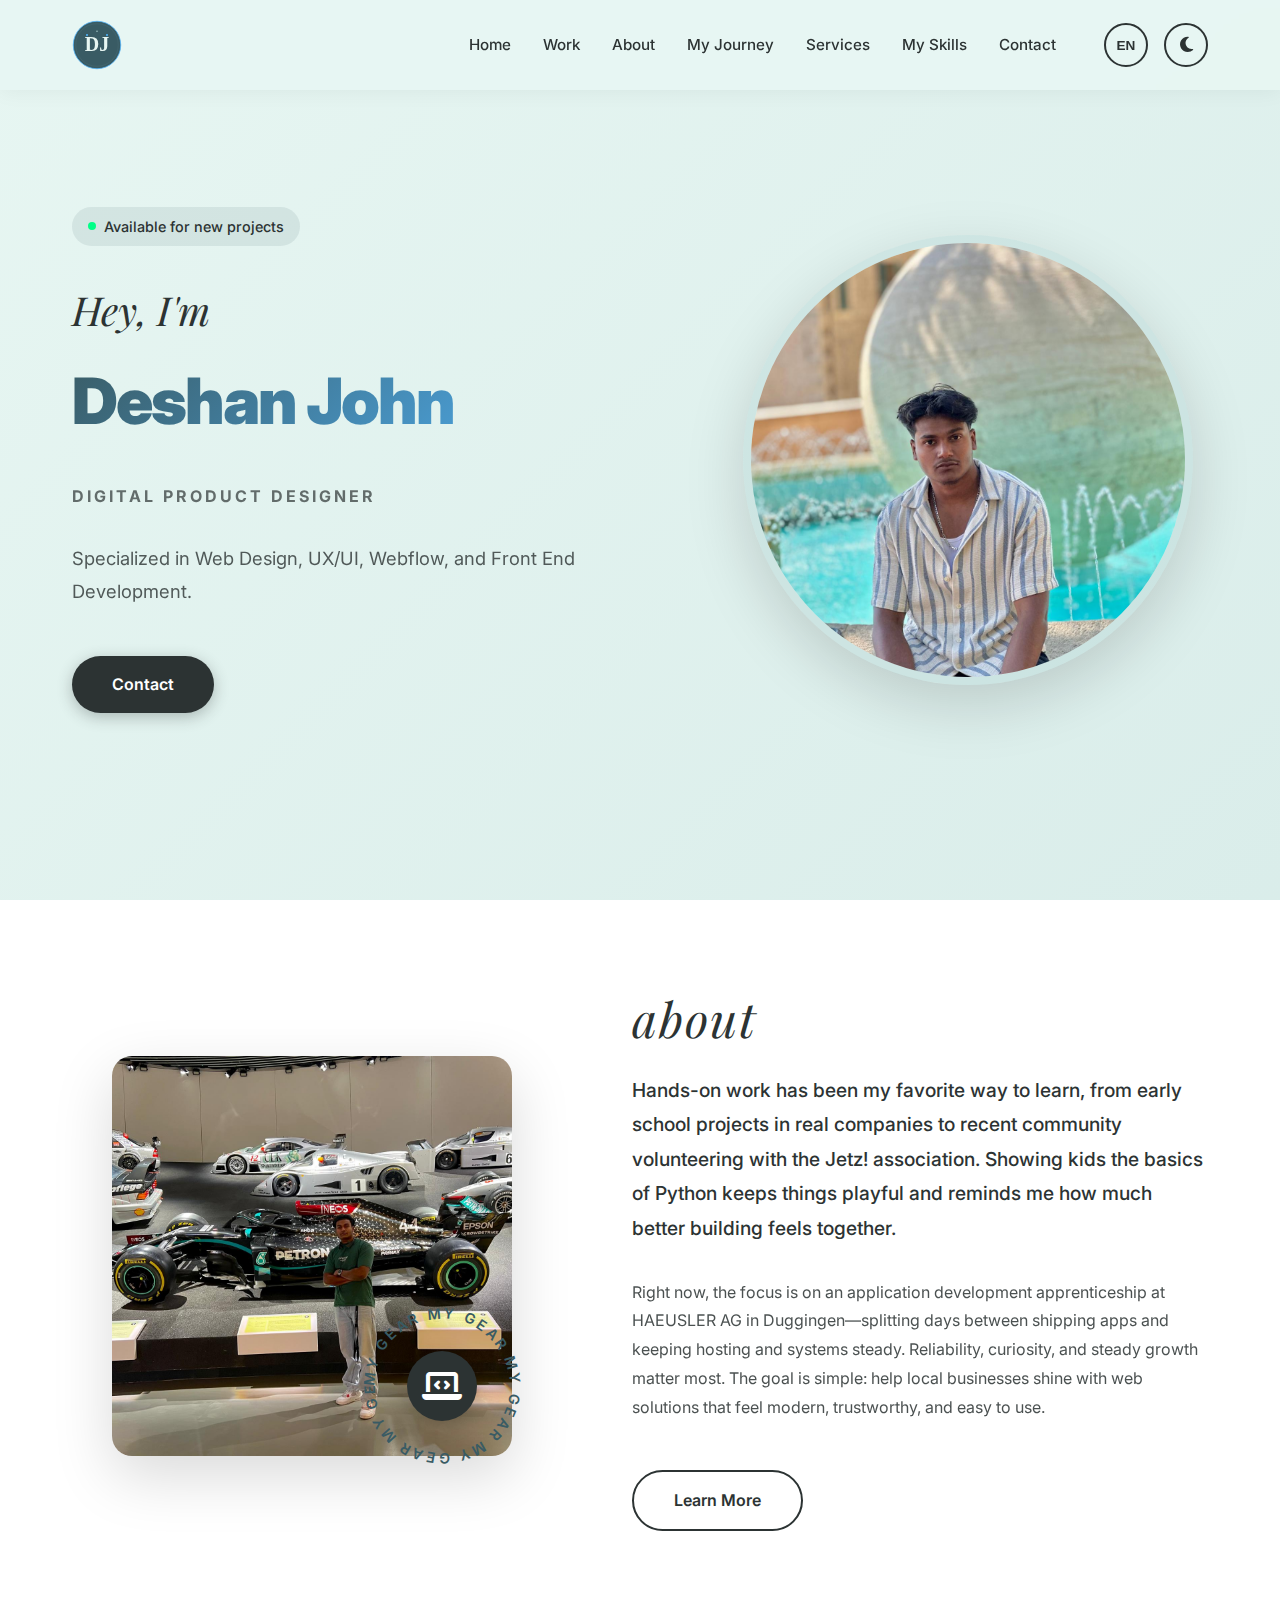
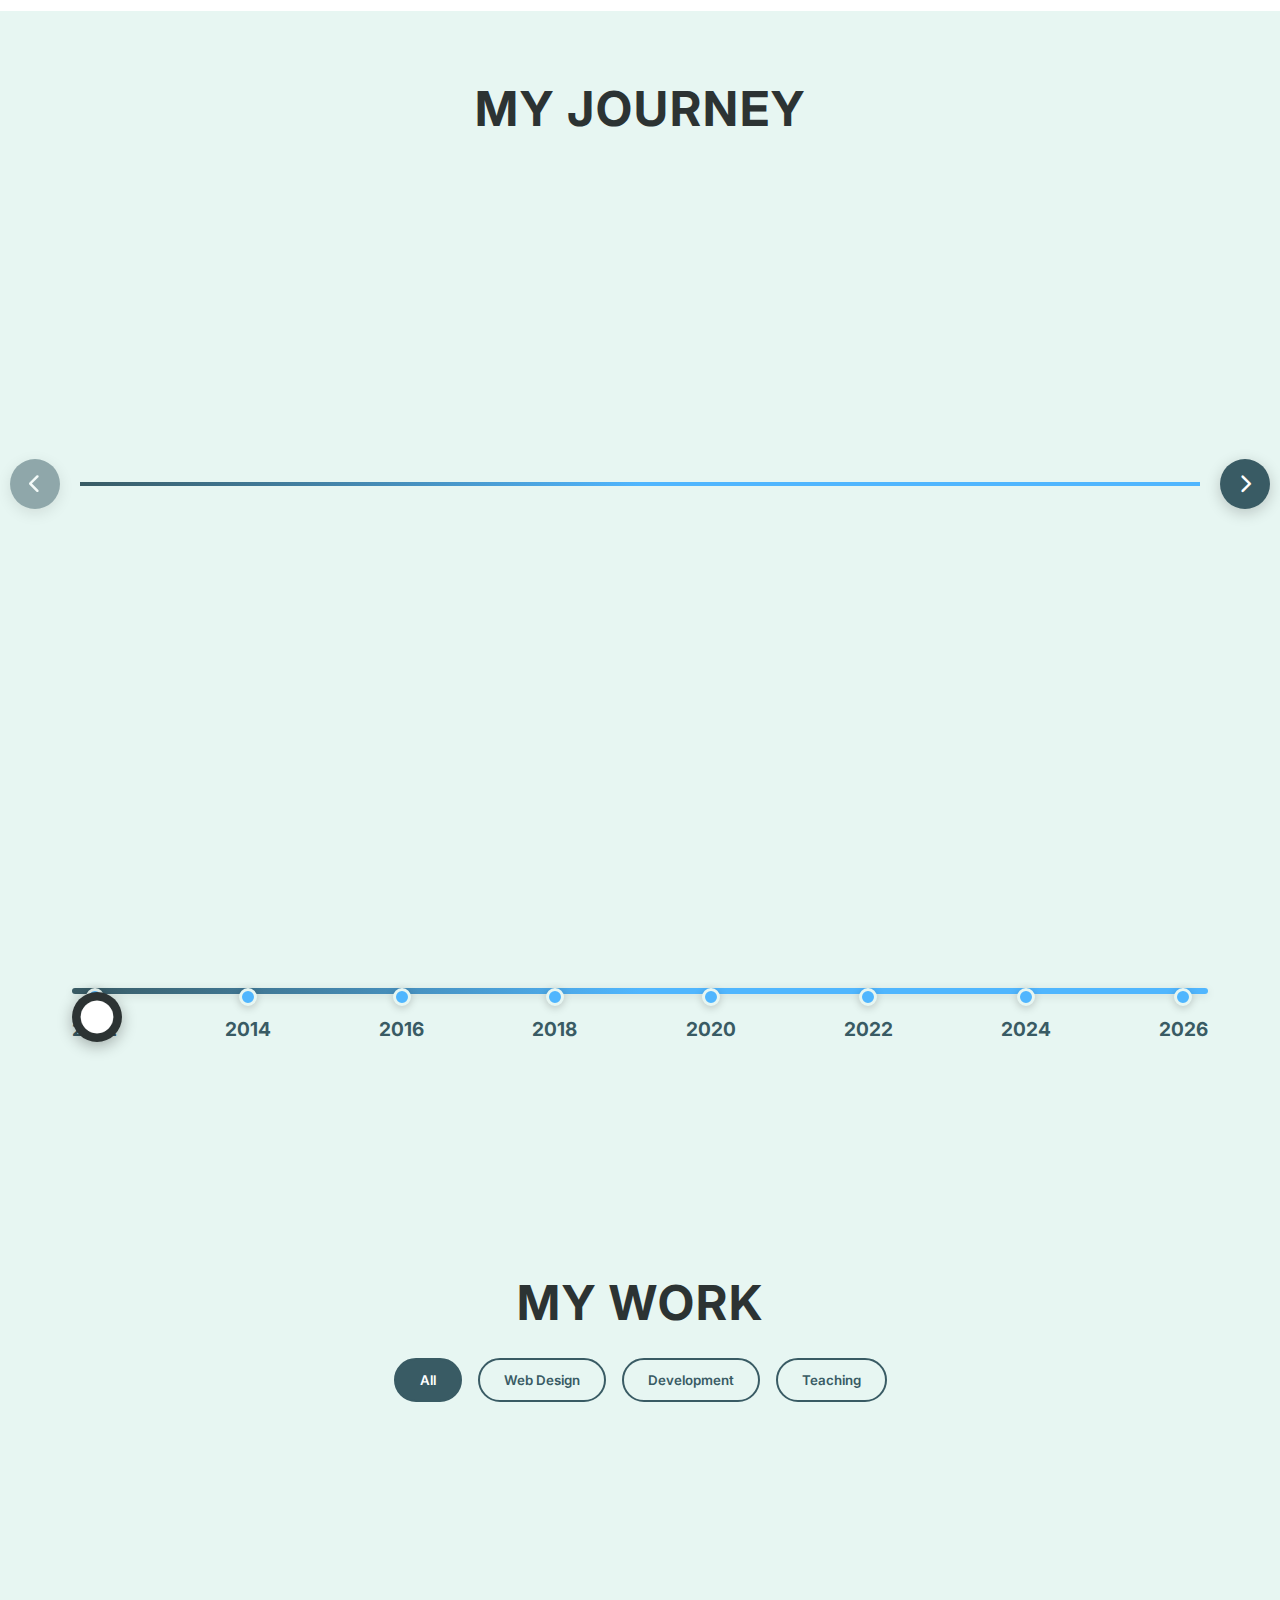
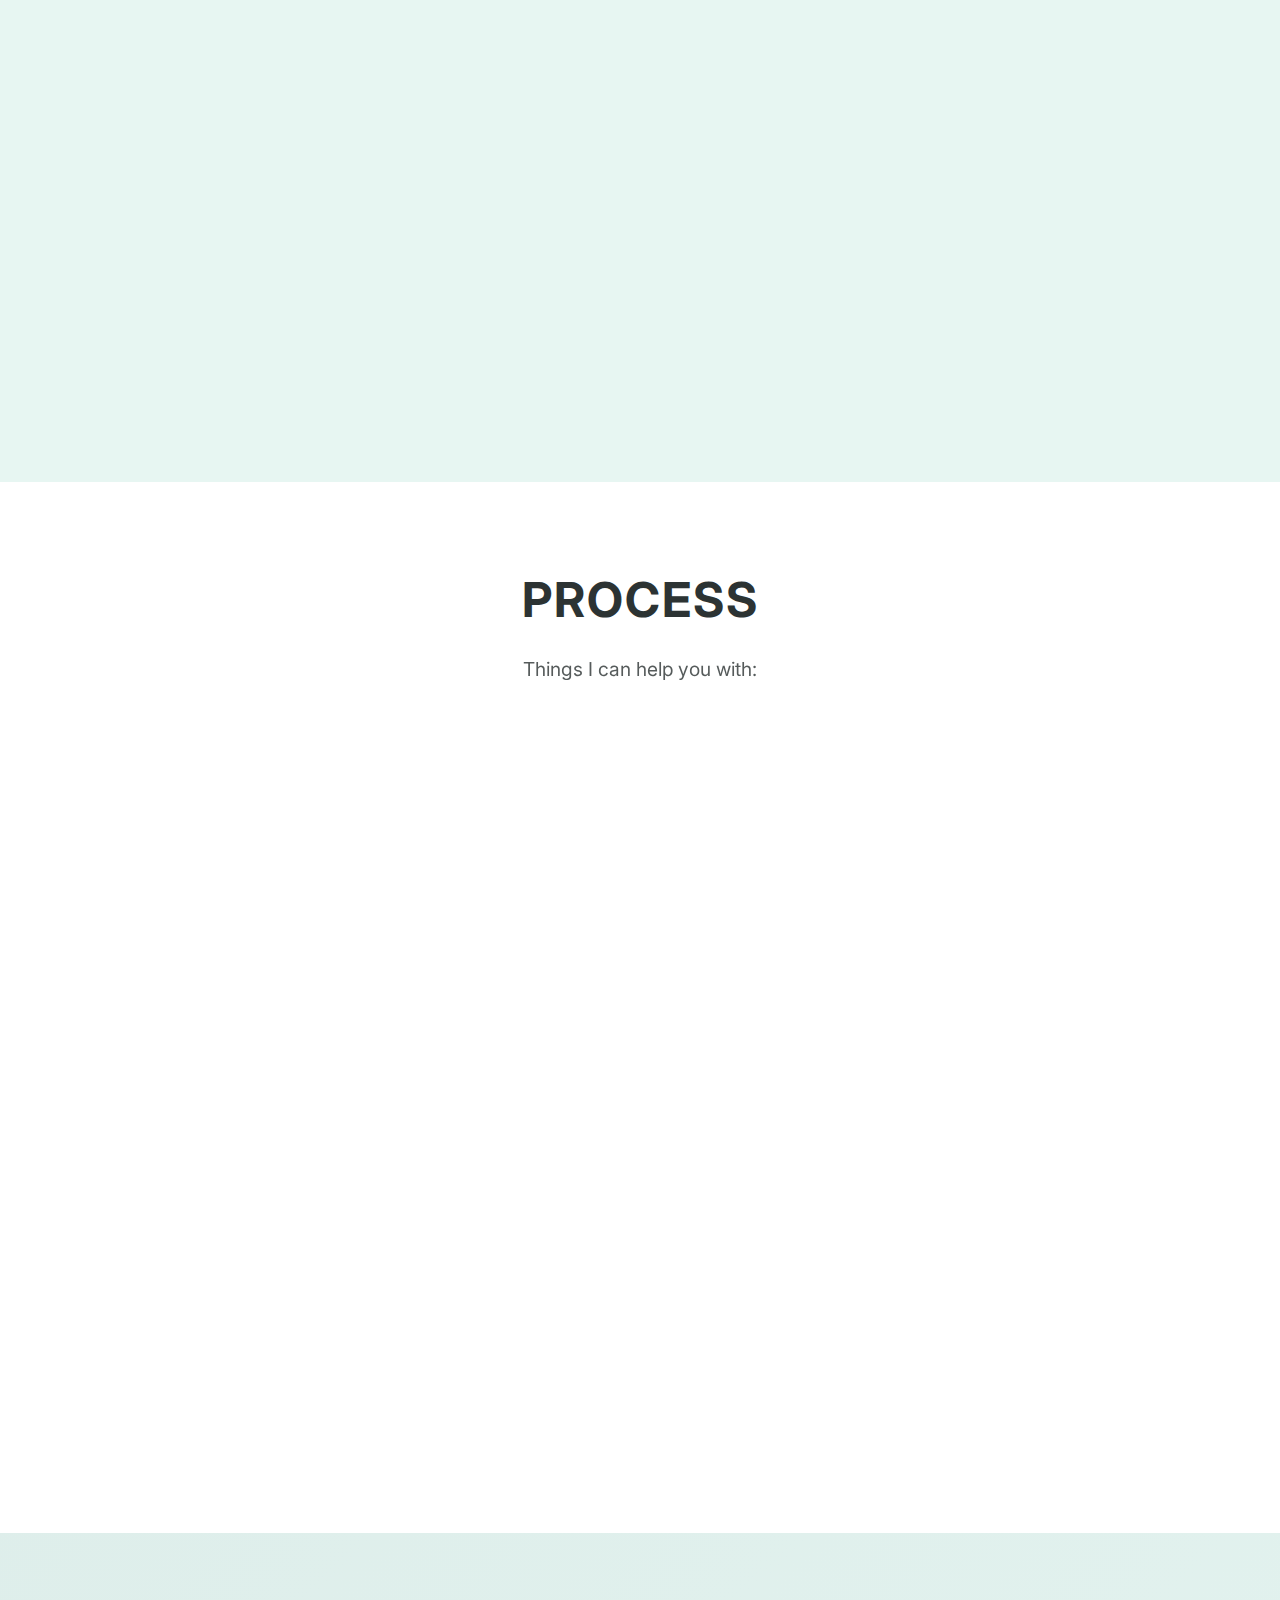
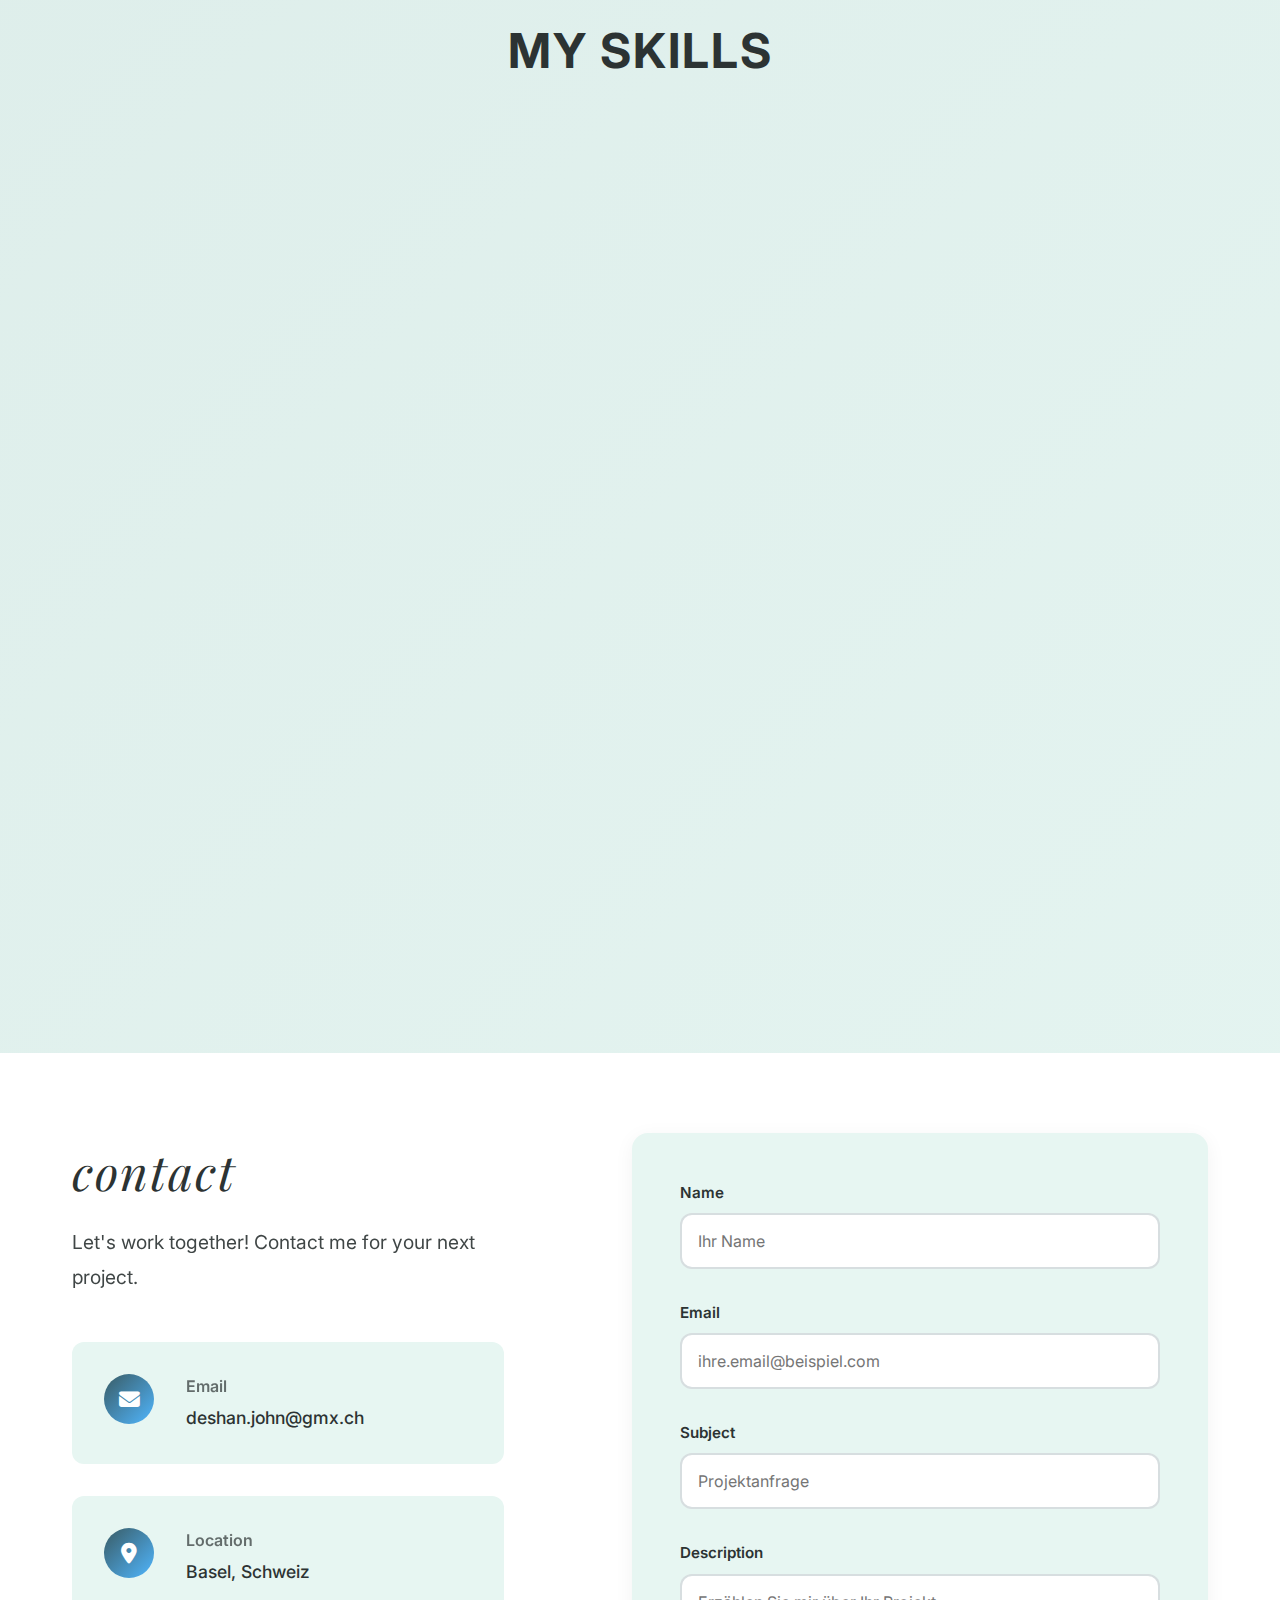
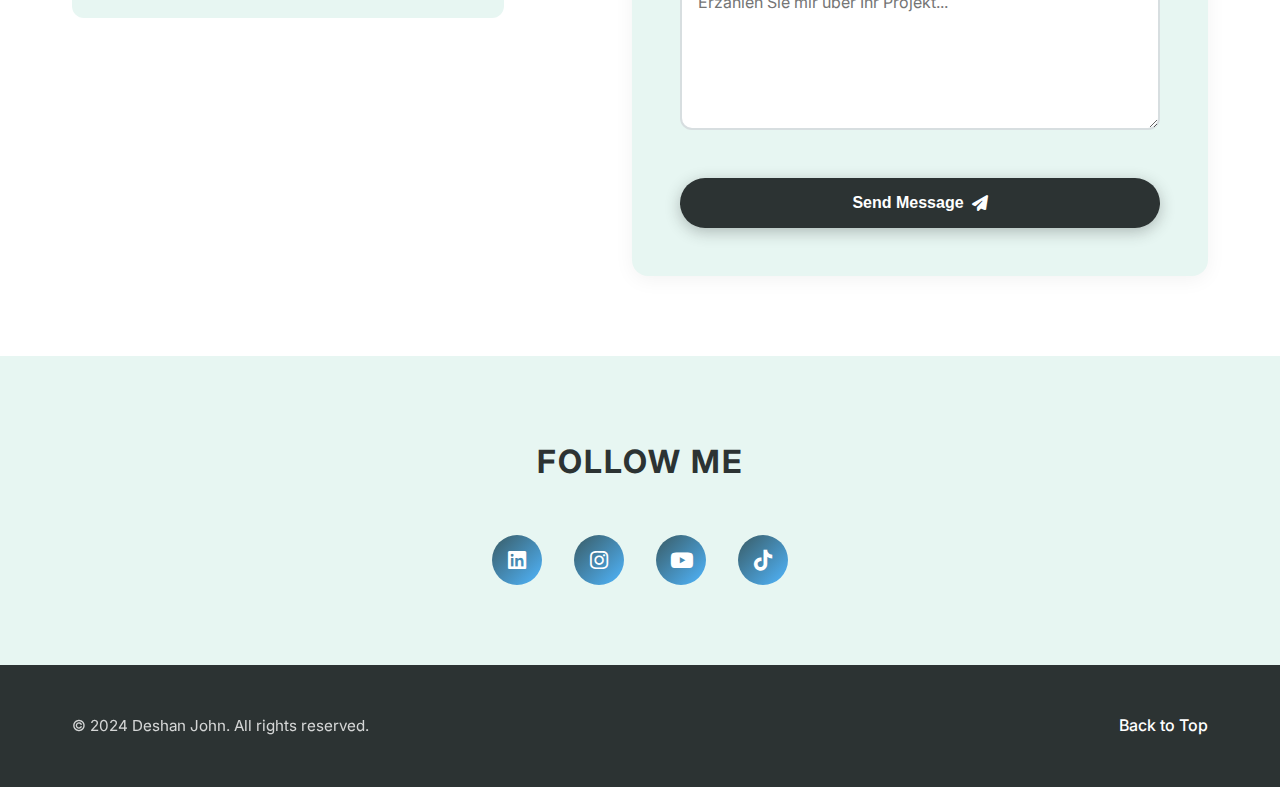
<file: index.html>
<!DOCTYPE html>
<html lang="de">
<head>
    <meta charset="UTF-8">
    <meta name="viewport" content="width=device-width, initial-scale=1.0">
    
    <!-- SEO Meta Tags -->
    <title>Deshan John - Informatiker Applikationsentwickler & Webdesigner | Portfolio</title>
    <meta name="description" content="Deshan John - Informatiker Applikationsentwickler bei Haeusler AG und Webdesigner. Spezialisiert auf Web Design, UX/UI, Frontend-Entwicklung und IT-Infrastruktur. Portfolio und Kontakt.">
    <meta name="keywords" content="Deshan John, Informatiker, Webdesigner, Web Development, UX/UI Design, Frontend Developer, Haeusler AG, Portfolio">
    <meta name="author" content="Deshan John">
    <meta name="robots" content="index, follow">
    <link rel="canonical" href="https://deshanjohn.me/">
    
    <!-- Open Graph / Facebook -->
    <meta property="og:type" content="website">
    <meta property="og:url" content="https://deshanjohn.me/">
    <meta property="og:title" content="Deshan John - Informatiker Applikationsentwickler & Webdesigner">
    <meta property="og:description" content="Portfolio von Deshan John - Spezialisiert auf Web Design, UX/UI, Frontend-Entwicklung und IT-Infrastruktur.">
    <meta property="og:image" content="https://deshanjohn.me/Images/profile.jpg">
    <meta property="og:locale" content="de_CH">
    
    <!-- Twitter Card -->
    <meta name="twitter:card" content="summary_large_image">
    <meta name="twitter:url" content="https://deshanjohn.me/">
    <meta name="twitter:title" content="Deshan John - Informatiker Applikationsentwickler & Webdesigner">
    <meta name="twitter:description" content="Portfolio von Deshan John - Spezialisiert auf Web Design, UX/UI, Frontend-Entwicklung und IT-Infrastruktur.">
    <meta name="twitter:image" content="https://deshanjohn.me/Images/profile.jpg">
    
    <!-- Favicon -->
    <link rel="icon" type="image/svg+xml" href="/favicon.svg">
    <link rel="alternate icon" type="image/png" sizes="32x32" href="/favicon-32x32.png">
    <link rel="alternate icon" type="image/png" sizes="16x16" href="/favicon-16x16.png">
    <link rel="apple-touch-icon" sizes="180x180" href="/apple-touch-icon.png">
    <link rel="manifest" href="/site.webmanifest">
    
    <!-- Preload Critical Assets -->
    <link rel="preload" href="style.css" as="style">
    <link rel="preload" href="https://fonts.googleapis.com/css2?family=Inter:wght@300;400;500;600;700;800;900&family=Playfair+Display:ital,wght@0,400;0,700;1,400&display=swap" as="style">
    
    <!-- Google Fonts -->
    <link rel="preconnect" href="https://fonts.googleapis.com">
    <link rel="preconnect" href="https://fonts.gstatic.com" crossorigin>
    <link href="https://fonts.googleapis.com/css2?family=Inter:wght@300;400;500;600;700;800;900&family=Playfair+Display:ital,wght@0,400;0,700;1,400&display=swap" rel="stylesheet">
    
    <!-- Font Awesome for Icons -->
    <link rel="stylesheet" href="https://cdnjs.cloudflare.com/ajax/libs/font-awesome/6.4.0/css/all.min.css">
    
    <!-- Stylesheet -->
    <link rel="stylesheet" href="style.css">
    
    <!-- Structured Data (JSON-LD) -->
    <script type="application/ld+json">
    {
      "@context": "https://schema.org",
      "@type": "Person",
      "name": "Deshan John",
      "url": "https://deshanjohn.me",
      "image": "https://deshanjohn.me/Images/profile.jpg",
      "jobTitle": "Informatiker Applikationsentwickler & Webdesigner",
      "worksFor": {
        "@type": "Organization",
        "name": "Haeusler AG"
      },
      "address": {
        "@type": "PostalAddress",
        "addressLocality": "Basel",
        "addressCountry": "CH"
      },
      "email": "deshan.john@gmx.ch",
      "sameAs": [
        "https://www.linkedin.com/in/deshan-john/",
        "https://www.instagram.com/deshan.john/",
        "https://www.youtube.com/@DeshanJohn618",
        "https://www.tiktok.com/@deshan.john"
      ],
      "knowsAbout": ["Web Design", "UX/UI Design", "Frontend Development", "Python", "JavaScript", "HTML/CSS", "IT Infrastructure"],
      "alumniOf": [
        {
          "@type": "EducationalOrganization",
          "name": "Sinhala Central College National School Trincomalee"
        },
        {
          "@type": "EducationalOrganization",
          "name": "Sekundarschule Reinach"
        }
      ]
    }
    </script>
</head>
<body>
    <!-- Loading Screen -->
    <div class="loading-screen" id="loadingScreen">
        <div class="loading-content">
            <div class="loading-logo">
                <img src="logo.svg" alt="DJ Logo" class="logo-spinner">
            </div>
            <div class="loading-text" data-de="Lädt..." data-en="Loading...">Lädt...</div>
        </div>
    </div>

    <!-- Header -->
    <header class="header">
        <div class="container">
            <div class="header-content">
                <div class="logo">
                    <a href="#home" aria-label="Deshan John Home">
                        <img src="logo.svg" alt="DJ Logo" class="logo-image">
                    </a>
                </div>
                <nav class="nav">
                    <ul class="nav-list">
                        <li><a href="#home" class="nav-link" data-de="Home" data-en="Home">Home</a></li>
                        <li><a href="#work" class="nav-link" data-de="Work" data-en="Work">Work</a></li>
                        <li><a href="#about" class="nav-link" data-de="About" data-en="About">About</a></li>
                        <li><a href="#journey" class="nav-link" data-de="My Journey" data-en="My Journey">My Journey</a></li>
                        <li><a href="#services" class="nav-link" data-de="Services" data-en="Services">Services</a></li>
                        <li><a href="#skills" class="nav-link" data-de="My Skills" data-en="My Skills">My Skills</a></li>
                        <li><a href="#contact" class="nav-link" data-de="Contact" data-en="Contact">Contact</a></li>
                    </ul>
                    <div class="header-controls">
                        <button class="lang-toggle" id="langToggle" aria-label="Language Toggle">
                            <span class="lang-text">DE</span>
                        </button>
                        <button class="dark-mode-toggle" id="darkModeToggle" aria-label="Dark Mode Toggle">
                            <i class="fas fa-moon"></i>
                        </button>
                    </div>
                </nav>
                <button class="hamburger" id="hamburger" aria-label="Menu">
                    <span></span>
                    <span></span>
                    <span></span>
                </button>
            </div>
        </div>
    </header>

    <!-- Mobile Menu -->
    <div class="mobile-menu" id="mobileMenu">
        <ul class="mobile-nav-list">
            <li><a href="#home" class="mobile-nav-link" data-de="Home" data-en="Home">Home</a></li>
            <li><a href="#work" class="mobile-nav-link" data-de="Work" data-en="Work">Work</a></li>
            <li><a href="#about" class="mobile-nav-link" data-de="About" data-en="About">About</a></li>
            <li><a href="#journey" class="mobile-nav-link" data-de="My Journey" data-en="My Journey">My Journey</a></li>
            <li><a href="#services" class="mobile-nav-link" data-de="Services" data-en="Services">Services</a></li>
            <li><a href="#skills" class="mobile-nav-link" data-de="My Skills" data-en="My Skills">My Skills</a></li>
            <li><a href="#contact" class="mobile-nav-link" data-de="Contact" data-en="Contact">Contact</a></li>
        </ul>
    </div>

    <!-- Hero Section -->
    <section class="hero" id="home">
        <div class="container">
            <div class="hero-content">
                <div class="hero-text">
                    <div class="status-badge">
                        <span class="status-dot"></span>
                        <span data-de="Verfügbar für neue Projekte" data-en="Available for new projects">Verfügbar für neue Projekte</span>
                    </div>
                    <h1 class="hero-title">
                        <span class="hero-greeting" data-de="Hey, ich bin" data-en="Hey, I'm">Hey, ich bin</span>
                        <span class="hero-name">Deshan John</span>
                    </h1>
                    <p class="hero-subtitle" data-de="DIGITAL PRODUCT DESIGNER" data-en="DIGITAL PRODUCT DESIGNER">DIGITAL PRODUCT DESIGNER</p>
                    <p class="hero-description" data-de="Spezialisiert auf Webdesign, UX/UI, Webflow und Frontend-Entwicklung." data-en="Specialized in Web Design, UX/UI, Webflow, and Front End Development.">Spezialisiert auf Webdesign, UX/UI, Webflow und Frontend-Entwicklung.</p>
                    <div class="hero-buttons">
                        <a href="#contact" class="btn btn-primary" data-de="Contact" data-en="Contact">Contact</a>
                    </div>
                </div>
                <div class="hero-image">
                    <div class="profile-circle">
                        <img src="Images/profile.jpg" alt="Deshan John" class="profile-img">
                    </div>
                </div>
            </div>
        </div>
    </section>

    <!-- About Section -->
    <section class="about" id="about">
        <div class="container">
            <div class="about-content">
                <div class="about-image">
                    <div class="about-photo-wrapper">
                        <img src="design_referenz_bilder/about_myself.jpeg" alt="Deshan John - Informatiker Applikationsentwickler" class="about-photo" loading="lazy">
                        <div class="rotating-text-circle">
                            <svg viewBox="0 0 200 200">
                                <defs>
                                    <path id="circle" d="M 100, 100 m -75, 0 a 75,75 0 1,1 150,0 a 75,75 0 1,1 -150,0"></path>
                                </defs>
                                <text>
                                    <textPath href="#circle" class="rotating-text">
                                        MY GEAR MY GEAR MY GEAR MY GEAR MY GEAR MY GEAR
                                    </textPath>
                                </text>
                            </svg>
                            <div class="gear-icon">
                                <i class="fas fa-laptop-code"></i>
                            </div>
                        </div>
                    </div>
                </div>
                <div class="about-text">
                    <h2 class="section-title left-align">about</h2>
                    <p class="about-intro" data-de="Am liebsten lerne ich durch Anpacken: frühe Schulprojekte in echten Firmen, dazu Engagement beim Verein Jetz!, wo Kinder die Grundlagen von Python entdecken und gemeinsames Bauen Spaß macht." data-en="Hands-on work has been my favorite way to learn, from early school projects in real companies to recent community volunteering with the Jetz! association. Showing kids the basics of Python keeps things playful and reminds me how much better building feels together.">Am liebsten lerne ich durch Anpacken: frühe Schulprojekte in echten Firmen, dazu Engagement beim Verein Jetz!, wo Kinder die Grundlagen von Python entdecken und gemeinsames Bauen Spaß macht.</p>
                    <p class="about-description" data-de="Aktuell liegt der Schwerpunkt auf der Lehre als Applikationsentwickler bei der HAEUSLER AG in Duggingen—zwischen App-Entwicklung und einem stabilen Betrieb von Hosting und Systemen. Wichtig sind Verlässlichkeit, Neugier und kontinuierliches Lernen. Das Ziel ist schlicht: lokalen Unternehmen zu modernen, vertrauenswürdigen und einfach nutzbaren Web-Lösungen verhelfen." data-en="Right now, the focus is on an application development apprenticeship at HAEUSLER AG in Duggingen—splitting days between shipping apps and keeping hosting and systems steady. Reliability, curiosity, and steady growth matter most. The goal is simple: help local businesses shine with web solutions that feel modern, trustworthy, and easy to use.">Aktuell liegt der Schwerpunkt auf der Lehre als Applikationsentwickler bei der HAEUSLER AG in Duggingen—zwischen App-Entwicklung und einem stabilen Betrieb von Hosting und Systemen. Wichtig sind Verlässlichkeit, Neugier und kontinuierliches Lernen. Das Ziel ist schlicht: lokalen Unternehmen zu modernen, vertrauenswürdigen und einfach nutzbaren Web-Lösungen verhelfen.</p>
                    <a href="#contact" class="btn btn-outline" data-de="Learn More" data-en="Learn More">Learn More</a>
                </div>
            </div>
        </div>
    </section>

    <!-- My Journey Section -->
    <section class="journey" id="journey">
        <div class="journey-header">
            <h2 class="section-title" data-de="My Journey" data-en="My Journey">My Journey</h2>
        </div>
        <div class="timeline-horizontal-wrapper">
            <button class="timeline-nav timeline-nav-left" aria-label="Scroll Left">
                <i class="fas fa-chevron-left"></i>
            </button>
            <div class="timeline-horizontal-container" id="timelineContainer">
                <div class="timeline-line-horizontal"></div>
                <div class="timeline-items-horizontal">
                    <!-- 2012-2019: Sri Lanka School -->
                    <div class="timeline-item-horizontal" data-year="2012-2019">
                        <div class="timeline-dot"></div>
                        <div class="timeline-card-horizontal">
                            <div class="timeline-image">
                                <img src="design_referenz_bilder/Sri_lanka_school_2012-2019.png" alt="Sinhala Central College National School Trincomalee" loading="lazy">
                            </div>
                            <div class="timeline-year-badge">2012-2019</div>
                            <div class="timeline-content-horizontal">
                                <h3 class="timeline-title-horizontal">Sinhala Central College National School</h3>
                                <p class="timeline-location">Trincomalee, Sri Lanka</p>
                                <p class="timeline-description-horizontal">1. bis 8. Klasse</p>
                            </div>
                        </div>
                    </div>

                    <!-- 2019-2021: Fremdsprachen Klasse -->
                    <div class="timeline-item-horizontal" data-year="2019-2021">
                        <div class="timeline-dot"></div>
                        <div class="timeline-card-horizontal">
                            <div class="timeline-image">
                                <img src="design_referenz_bilder/Lochackerschulhaus_2021-2022.jpeg" alt="Fremdsprachen Klasse Schweiz Reinach" loading="lazy">
                            </div>
                            <div class="timeline-year-badge">2019-2021</div>
                            <div class="timeline-content-horizontal">
                                <h3 class="timeline-title-horizontal">Fremdsprachen Klasse</h3>
                                <p class="timeline-location">Reinach, Schweiz</p>
                                <p class="timeline-description-horizontal">Integration und Sprachförderung</p>
                            </div>
                        </div>
                    </div>

                    <!-- 2021-2022: Sekundarschule Niveau A -->
                    <div class="timeline-item-horizontal" data-year="2021-2022">
                        <div class="timeline-dot"></div>
                        <div class="timeline-card-horizontal">
                            <div class="timeline-image">
                                <img src="design_referenz_bilder/Lochackerschulhaus_2021-2022.jpeg" alt="Sekundarschule Niveau A" loading="lazy">
                            </div>
                            <div class="timeline-year-badge">2021-2022</div>
                            <div class="timeline-content-horizontal">
                                <h3 class="timeline-title-horizontal">Sekundarschule Niveau A</h3>
                                <p class="timeline-location">Reinach, Schweiz</p>
                                <p class="timeline-description-horizontal">Grundlegende Sekundarschulausbildung</p>
                            </div>
                        </div>
                    </div>

                    <!-- 2022-2024: Sekundarschule Niveau E -->
                    <div class="timeline-item-horizontal" data-year="2022-2024">
                        <div class="timeline-dot"></div>
                        <div class="timeline-card-horizontal">
                            <div class="timeline-image">
                                <img src="design_referenz_bilder/bachbattenschulhaus_2022-2024.jpg" alt="Sekundarschule Niveau E" loading="lazy">
                            </div>
                            <div class="timeline-year-badge">2022-2024</div>
                            <div class="timeline-content-horizontal">
                                <h3 class="timeline-title-horizontal">Sekundarschule Niveau E</h3>
                                <p class="timeline-location">Reinach, Schweiz</p>
                                <p class="timeline-description-horizontal">Erweiterte Anforderungen</p>
                            </div>
                        </div>
                    </div>

                    <!-- 2023-2026: Kursleiter JETZ -->
                    <div class="timeline-item-horizontal highlighted" data-year="2023-2026">
                        <div class="timeline-dot"></div>
                        <div class="timeline-card-horizontal">
                            <div class="timeline-image">
                                <img src="design_referenz_bilder/jetz_kurs_2023-2026.png" alt="JETZ Python Kursleiter" loading="lazy">
                            </div>
                            <div class="timeline-year-badge">2023-2026</div>
                            <div class="timeline-content-horizontal">
                                <h3 class="timeline-title-horizontal">Kursleiter Python</h3>
                                <p class="timeline-location">JETZ Muttenz, Schweiz</p>
                                <p class="timeline-description-horizontal">Python-Kurse für Jugendliche</p>
                            </div>
                        </div>
                    </div>

                    <!-- 2024-2028: Informatik Lehre -->
                    <div class="timeline-item-horizontal current" data-year="2024-2028">
                        <div class="timeline-dot"></div>
                        <div class="timeline-card-horizontal">
                            <div class="timeline-image">
                                <img src="design_referenz_bilder/haeusler_2024-2026.JPG" alt="Haeusler AG Informatik Lehre" loading="lazy">
                            </div>
                            <div class="timeline-year-badge">2024-2028</div>
                            <div class="timeline-content-horizontal">
                                <h3 class="timeline-title-horizontal">Informatiker Applikationsentwickler</h3>
                                <p class="timeline-location">Haeusler AG, bbzbl Pratteln</p>
                                <p class="timeline-description-horizontal">2. Lehrjahr EFZ</p>
                            </div>
                        </div>
                    </div>
                </div>
            </div>
            <button class="timeline-nav timeline-nav-right" aria-label="Scroll Right">
                <i class="fas fa-chevron-right"></i>
            </button>
        </div>
    </section>

    <!-- Year Timeline Section (2012-2026) -->
    <section class="year-timeline-section">
        <div class="container">
            <div class="year-timeline-wrapper">
                <div class="year-timeline-line"></div>
                <div class="year-markers">
                    <div class="year-marker" data-year="2012">2012</div>
                    <div class="year-marker" data-year="2014">2014</div>
                    <div class="year-marker" data-year="2016">2016</div>
                    <div class="year-marker" data-year="2018">2018</div>
                    <div class="year-marker" data-year="2020">2020</div>
                    <div class="year-marker" data-year="2022">2022</div>
                    <div class="year-marker" data-year="2024">2024</div>
                    <div class="year-marker" data-year="2026">2026</div>
                </div>
                <div class="year-logo-moving">
                    <img src="logo.svg" alt="DJ Logo" class="year-logo-icon">
                </div>
            </div>
        </div>
    </section>

    <!-- Work / Projects Section -->
    <section class="work" id="work">
        <div class="container">
            <h2 class="section-title" data-de="My Work" data-en="My Work">My Work</h2>
            <div class="work-categories">
                <button class="category-btn active" data-category="all">All</button>
                <button class="category-btn" data-category="web">Web Design</button>
                <button class="category-btn" data-category="development">Development</button>
                <button class="category-btn" data-category="teaching">Teaching</button>
            </div>
            <div class="projects-grid">
                <div class="project-card fade-in" data-category="web development">
                    <div class="project-image">
                        <img src="design_referenz_bilder/shanika_store_mywork.png" alt="Shanika Supermarket Website Preview" loading="lazy">
                        <div class="project-overlay">
                            <a href="https://shanikasuperandgrocery.netlify.app/" target="_blank" class="project-view-btn">
                                <i class="fas fa-external-link-alt"></i>
                            </a>
                        </div>
                    </div>
                    <div class="project-content">
                        <h3 class="project-title">Shanika Supermarket</h3>
                        <p class="project-description" data-de="Eine moderne Website für einen Supermarkt mit responsivem Design und benutzerfreundlicher Navigation." data-en="A modern website for a supermarket with responsive design and user-friendly navigation.">Eine moderne Website für einen Supermarkt mit responsivem Design und benutzerfreundlicher Navigation.</p>
                        <div class="project-tags">
                            <span class="tag">HTML/CSS</span>
                            <span class="tag">JavaScript</span>
                            <span class="tag">Responsive</span>
                        </div>
                    </div>
                </div>
                <div class="project-card fade-in" data-category="teaching development">
                    <div class="project-image">
                        <img src="design_referenz_bilder/jetz_kurs_2023-2026.png" alt="JETZ Python Course Preview" loading="lazy">
                        <div class="project-overlay">
                            <a href="https://us6.campaign-archive.com/?u=3a87cb314293298a29f6ecb56&id=7c9d2bcfee" target="_blank" class="project-view-btn">
                                <i class="fas fa-external-link-alt"></i>
                            </a>
                        </div>
                    </div>
                    <div class="project-content">
                        <h3 class="project-title">JETZ Python Kurs</h3>
                        <p class="project-description" data-de="Entwicklung und Durchführung eines Python-Kurses für Jugendliche im Rahmen des JETZ Youth Lab." data-en="Development and implementation of a Python course for young people as part of JETZ Youth Lab.">Entwicklung und Durchführung eines Python-Kurses für Jugendliche im Rahmen des JETZ Youth Lab.</p>
                        <div class="project-tags">
                            <span class="tag">Python</span>
                            <span class="tag">Teaching</span>
                            <span class="tag">Education</span>
                        </div>
                    </div>
                </div>
                <div class="project-card fade-in" data-category="teaching">
                    <div class="project-image">
                        <img src="design_referenz_bilder/youtube_mywork.png" alt="YouTube Channel Preview" loading="lazy">
                        <div class="project-overlay">
                            <a href="https://www.youtube.com/@DeshanJohn618" target="_blank" class="project-view-btn">
                                <i class="fas fa-external-link-alt"></i>
                            </a>
                        </div>
                    </div>
                    <div class="project-content">
                        <h3 class="project-title">YouTube Kanal</h3>
                        <p class="project-description" data-de="Content-Erstellung rund um Programmierung, Webdesign und Technologie-Themen." data-en="Content creation around programming, web design, and technology topics.">Content-Erstellung rund um Programmierung, Webdesign und Technologie-Themen.</p>
                        <div class="project-tags">
                            <span class="tag">Content Creation</span>
                            <span class="tag">Programming</span>
                            <span class="tag">Tech</span>
                        </div>
                    </div>
                </div>
            </div>
        </div>
    </section>

    <!-- Services Section -->
    <section class="services" id="services">
        <div class="container">
            <h2 class="section-title" data-de="PROCESS" data-en="PROCESS">PROCESS</h2>
            <p class="section-subtitle" data-de="Dinge, die ich für Sie tun kann:" data-en="Things I can help you with:">Dinge, die ich für Sie tun kann:</p>
            <div class="services-list">
                <div class="service-item fade-in">
                    <div class="service-number">01</div>
                    <h3 class="service-name" data-de="Web Design & Development" data-en="Web Design & Development">Web Design & Development</h3>
                    <button class="service-toggle" aria-label="Toggle Service Details">
                        <i class="fas fa-plus"></i>
                    </button>
                    <div class="service-details">
                        <p data-de="Professionelle Websites mit modernem Design, optimiert für alle Geräte und höchste Performance." data-en="Professional websites with modern design, optimized for all devices and highest performance.">Professionelle Websites mit modernem Design, optimiert für alle Geräte und höchste Performance.</p>
                    </div>
                </div>
                <div class="service-item fade-in">
                    <div class="service-number">02</div>
                    <h3 class="service-name" data-de="UX/UI Design" data-en="UX/UI Design">UX/UI Design</h3>
                    <button class="service-toggle" aria-label="Toggle Service Details">
                        <i class="fas fa-plus"></i>
                    </button>
                    <div class="service-details">
                        <p data-de="Benutzerzentriertes Design, das nicht nur gut aussieht, sondern auch intuitiv und funktional ist." data-en="User-centered design that not only looks good but is also intuitive and functional.">Benutzerzentriertes Design, das nicht nur gut aussieht, sondern auch intuitiv und funktional ist.</p>
                    </div>
                </div>
                <div class="service-item fade-in">
                    <div class="service-number">03</div>
                    <h3 class="service-name" data-de="Frontend Development" data-en="Frontend Development">Frontend Development</h3>
                    <button class="service-toggle" aria-label="Toggle Service Details">
                        <i class="fas fa-plus"></i>
                    </button>
                    <div class="service-details">
                        <p data-de="Moderne Frontend-Entwicklung mit den neuesten Technologien für schnelle, reaktionsschnelle Anwendungen." data-en="Modern frontend development with the latest technologies for fast, responsive applications.">Moderne Frontend-Entwicklung mit den neuesten Technologien für schnelle, reaktionsschnelle Anwendungen.</p>
                    </div>
                </div>
                <div class="service-item fade-in">
                    <div class="service-number">04</div>
                    <h3 class="service-name" data-de="IT Infrastructure Management" data-en="IT Infrastructure Management">IT Infrastructure Management</h3>
                    <button class="service-toggle" aria-label="Toggle Service Details">
                        <i class="fas fa-plus"></i>
                    </button>
                    <div class="service-details">
                        <p data-de="Serveraufbau, PC-Einrichtung, Drucker & Netzwerke, Servermigration, IP/Subnetting, Cloud-Management und mehr." data-en="Server setup, PC configuration, printers & networks, server migration, IP/Subnetting, cloud management and more.">Serveraufbau, PC-Einrichtung, Drucker & Netzwerke, Servermigration, IP/Subnetting, Cloud-Management und mehr.</p>
                    </div>
                </div>
            </div>
        </div>
    </section>

    <!-- Skills Section -->
    <section class="skills" id="skills">
        <div class="container">
            <h2 class="section-title" data-de="My Skills" data-en="My Skills">My Skills</h2>
            <div class="skills-grid">
                <div class="skill-card fade-in" data-skill="python">
                    <div class="skill-icon-wrapper">
                        <i class="fab fa-python"></i>
                        <div class="skill-glow"></div>
                    </div>
                    <span>Python</span>
                    <div class="skill-level">
                        <div class="skill-bar" style="--skill-percent: 85%"></div>
                    </div>
                </div>
                <div class="skill-card fade-in" data-skill="html">
                    <div class="skill-icon-wrapper">
                        <i class="fab fa-html5"></i>
                        <div class="skill-glow"></div>
                    </div>
                    <span>HTML/CSS</span>
                    <div class="skill-level">
                        <div class="skill-bar" style="--skill-percent: 90%"></div>
                    </div>
                </div>
                <div class="skill-card fade-in" data-skill="js">
                    <div class="skill-icon-wrapper">
                        <i class="fab fa-js"></i>
                        <div class="skill-glow"></div>
                    </div>
                    <span>JavaScript</span>
                    <div class="skill-level">
                        <div class="skill-bar" style="--skill-percent: 80%"></div>
                    </div>
                </div>
                <div class="skill-card fade-in" data-skill="csharp">
                    <div class="skill-icon-wrapper">
                        <i class="fab fa-microsoft"></i>
                        <div class="skill-glow"></div>
                    </div>
                    <span>C#</span>
                    <div class="skill-level">
                        <div class="skill-bar" style="--skill-percent: 75%"></div>
                    </div>
                </div>
                <div class="skill-card fade-in" data-skill="java">
                    <div class="skill-icon-wrapper">
                        <i class="fab fa-java"></i>
                        <div class="skill-glow"></div>
                    </div>
                    <span>Java</span>
                    <div class="skill-level">
                        <div class="skill-bar" style="--skill-percent: 70%"></div>
                    </div>
                </div>
                <div class="skill-card fade-in" data-skill="sql">
                    <div class="skill-icon-wrapper">
                        <i class="fas fa-database"></i>
                        <div class="skill-glow"></div>
                    </div>
                    <span>SQL</span>
                    <div class="skill-level">
                        <div class="skill-bar" style="--skill-percent: 80%"></div>
                    </div>
                </div>
                <div class="skill-card fade-in" data-skill="infrastructure">
                    <div class="skill-icon-wrapper">
                        <i class="fas fa-server"></i>
                        <div class="skill-glow"></div>
                    </div>
                    <span data-de="IT-Infrastruktur" data-en="IT Infrastructure">IT-Infrastruktur</span>
                    <div class="skill-level">
                        <div class="skill-bar" style="--skill-percent: 75%"></div>
                    </div>
                </div>
                <div class="skill-card fade-in" data-skill="cloud">
                    <div class="skill-icon-wrapper">
                        <i class="fas fa-cloud"></i>
                        <div class="skill-glow"></div>
                    </div>
                    <span>Cloud</span>
                    <div class="skill-level">
                        <div class="skill-bar" style="--skill-percent: 70%"></div>
                    </div>
                </div>
                <div class="skill-card fade-in" data-skill="network">
                    <div class="skill-icon-wrapper">
                        <i class="fas fa-network-wired"></i>
                        <div class="skill-glow"></div>
                    </div>
                    <span data-de="Netzwerke" data-en="Networking">Netzwerke</span>
                    <div class="skill-level">
                        <div class="skill-bar" style="--skill-percent: 75%"></div>
                    </div>
                </div>
            </div>
        </div>
    </section>

    <!-- Contact Section -->
    <section class="contact" id="contact">
        <div class="container">
            <div class="contact-wrapper">
                <div class="contact-info-section">
                    <h2 class="section-title left-align" data-de="Kontakt" data-en="Contact">Kontakt</h2>
                    <p class="contact-intro" data-de="Lassen Sie uns zusammenarbeiten! Kontaktieren Sie mich für Ihr nächstes Projekt." data-en="Let's work together! Contact me for your next project.">Lassen Sie uns zusammenarbeiten! Kontaktieren Sie mich für Ihr nächstes Projekt.</p>
                    
                    <div class="contact-details">
                        <div class="contact-detail-item">
                            <div class="contact-icon">
                                <i class="fas fa-envelope"></i>
                            </div>
                            <div class="contact-detail-text">
                                <h4>Email</h4>
                                <a href="mailto:deshan.john@gmx.ch">deshan.john@gmx.ch</a>
                            </div>
                        </div>
                        <div class="contact-detail-item">
                            <div class="contact-icon">
                                <i class="fas fa-map-marker-alt"></i>
                            </div>
                            <div class="contact-detail-text">
                                <h4 data-de="Standort" data-en="Location">Standort</h4>
                                <p>Basel, Schweiz</p>
                            </div>
                        </div>
                    </div>
                </div>

                <div class="contact-form-section">
                    <form action="https://formspree.io/f/mgoeznlr" method="POST" class="contact-form" id="contactForm">
                        <input type="hidden" name="_next" value="https://deshanjohn.me/thankyou.html">
                        <!-- Honeypot field for spam protection (hidden from users) -->
                        <input type="text" name="_gotcha" style="display:none" tabindex="-1" autocomplete="off" aria-hidden="true">
                        <div class="form-group">
                            <label for="name" data-de="Name" data-en="Name">Name</label>
                            <input type="text" id="name" name="name" required placeholder="Ihr Name">
                        </div>
                        <div class="form-group">
                            <label for="email">Email</label>
                            <input type="email" id="email" name="email" required placeholder="ihre.email@beispiel.com">
                        </div>
                        <div class="form-group">
                            <label for="subject" data-de="Betreff" data-en="Subject">Betreff</label>
                            <input type="text" id="subject" name="_subject" required placeholder="Projektanfrage">
                        </div>
                        <div class="form-group">
                            <label for="message" data-de="Beschreibung" data-en="Description">Beschreibung</label>
                            <textarea id="message" name="message" rows="6" required placeholder="Erzählen Sie mir über Ihr Projekt..."></textarea>
                        </div>
                        <button type="submit" class="btn btn-primary btn-submit">
                            <span data-de="Nachricht senden" data-en="Send Message">Nachricht senden</span>
                            <i class="fas fa-paper-plane"></i>
                        </button>
                    </form>
                </div>
            </div>
        </div>
    </section>

    <!-- Social Media Section -->
    <section class="social-media-section">
        <div class="container">
            <h3 class="social-media-title" data-de="Folgen Sie mir" data-en="Follow Me">Folgen Sie mir</h3>
            <div class="social-links-bottom">
                <a href="https://www.linkedin.com/in/deshan-john-kothalawalage-7ba2a629b?utm_source=share&utm_campaign=share_via&utm_content=profile&utm_medium=ios_app" target="_blank" class="social-link" aria-label="LinkedIn">
                    <i class="fab fa-linkedin"></i>
                </a>
                <a href="https://www.instagram.com/deshan_john?igsh=MTdzNmZiN3FsNWxleA%3D%3D&utm_source=qr" target="_blank" class="social-link" aria-label="Instagram">
                    <i class="fab fa-instagram"></i>
                </a>
                <a href="https://www.youtube.com/@DeshanJohn618" target="_blank" class="social-link" aria-label="YouTube">
                    <i class="fab fa-youtube"></i>
                </a>
                <a href="https://www.tiktok.com/@deshan_john?_r=1&_t=ZN-92cjfupr4a6" target="_blank" class="social-link" aria-label="TikTok">
                    <i class="fab fa-tiktok"></i>
                </a>
            </div>
        </div>
    </section>

    <!-- Footer -->
    <footer class="footer">
        <div class="container">
            <div class="footer-content">
                <p class="footer-copyright">&copy; 2024 Deshan John. <span data-de="Alle Rechte vorbehalten." data-en="All rights reserved.">Alle Rechte vorbehalten.</span></p>
                <div class="footer-links">
                    <a href="#home" class="footer-link" data-de="Nach oben" data-en="Back to Top">Nach oben</a>
                </div>
            </div>
        </div>
    </footer>

    <!-- JavaScript -->
    <script src="script.js"></script>
</body>
</html>
</file>
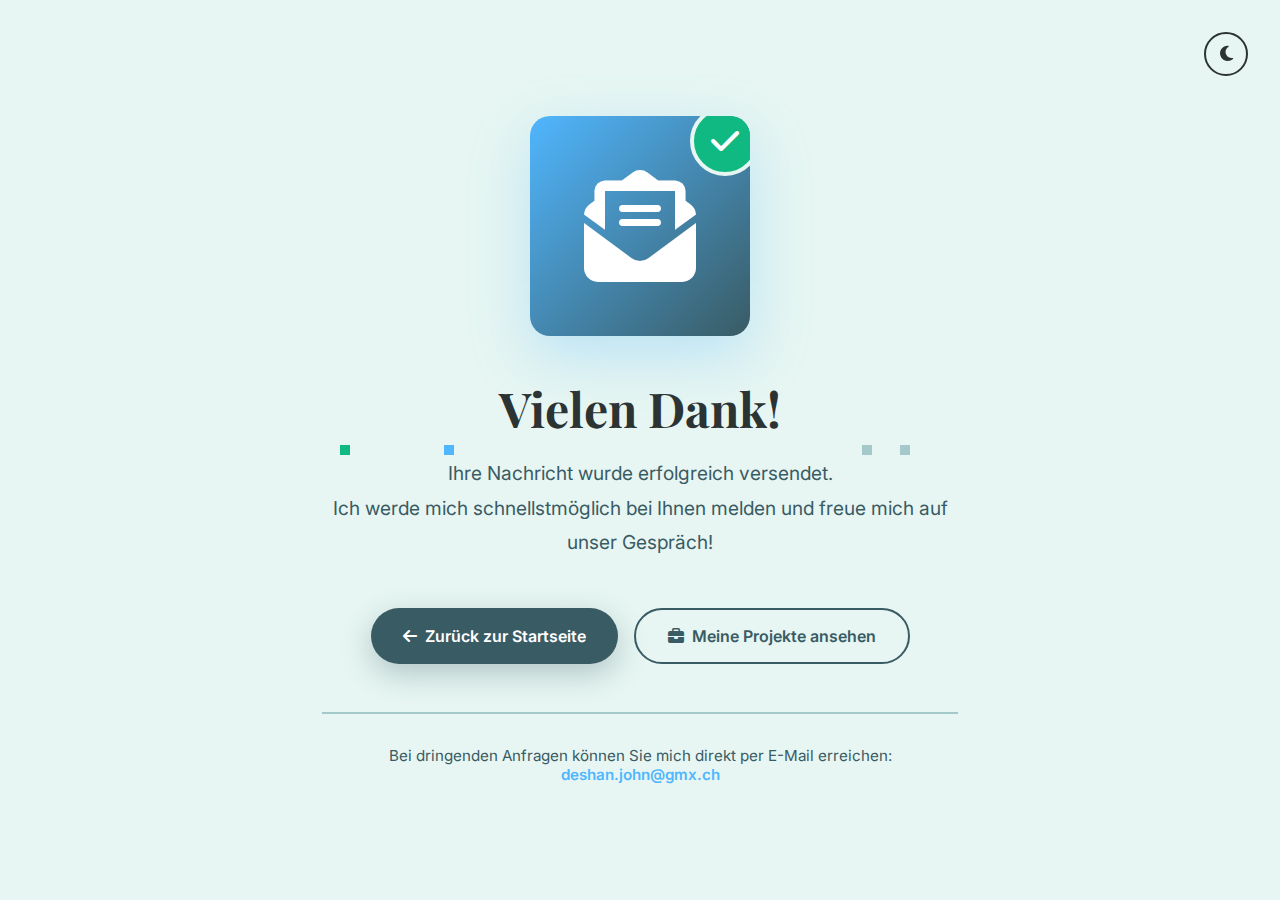
<file: thankyou.html>
<!DOCTYPE html>
<html lang="de">
<head>
    <meta charset="UTF-8">
    <meta name="viewport" content="width=device-width, initial-scale=1.0">
    <title>Vielen Dank! | Deshan John</title>
    <meta name="description" content="Danke für Ihre Nachricht. Ich werde mich bald bei Ihnen melden.">
    <meta name="robots" content="noindex, nofollow">
    
    <!-- Favicon -->
    <link rel="icon" type="image/png" sizes="32x32" href="/favicon-32x32.png">
    <link rel="icon" type="image/png" sizes="16x16" href="/favicon-16x16.png">
    
    <!-- Google Fonts -->
    <link rel="preconnect" href="https://fonts.googleapis.com">
    <link rel="preconnect" href="https://fonts.gstatic.com" crossorigin>
    <link href="https://fonts.googleapis.com/css2?family=Inter:wght@300;400;500;600;700;800;900&family=Playfair+Display:ital,wght@0,400;0,700;1,400&display=swap" rel="stylesheet">
    
    <!-- Font Awesome -->
    <link rel="stylesheet" href="https://cdnjs.cloudflare.com/ajax/libs/font-awesome/6.4.0/css/all.min.css">
    
    <style>
        :root {
            --color-dark-1: #2C3333;
            --color-dark-2: #395B64;
            --color-light-1: #A5C9CA;
            --color-light-2: #E7F6F2;
            --color-accent-1: #00312C;
            --color-accent-2: #182F57;
            --color-accent-3: #50B6FE;
            --color-success: #10b981;
            --color-success-light: #d1fae5;
            --bg-light: #E7F6F2;
            --text-light: #2C3333;
            --bg-dark: #1a1a1a;
            --text-dark: #E7F6F2;
            --font-primary: 'Inter', sans-serif;
            --font-display: 'Playfair Display', serif;
        }

        * {
            margin: 0;
            padding: 0;
            box-sizing: border-box;
        }

        body {
            font-family: var(--font-primary);
            background-color: var(--bg-light);
            color: var(--text-light);
            min-height: 100vh;
            display: flex;
            align-items: center;
            justify-content: center;
            transition: all 0.3s ease;
        }

        body.dark-mode {
            background-color: var(--bg-dark);
            color: var(--text-dark);
        }

        .container-thankyou {
            text-align: center;
            padding: 2rem;
            max-width: 700px;
            position: relative;
            z-index: 10;
        }

        .icon-wrapper {
            position: relative;
            margin: 0 auto 2.5rem;
            width: 220px;
            height: 220px;
            animation: scaleIn 0.6s cubic-bezier(0.34, 1.56, 0.64, 1);
        }

        @keyframes scaleIn {
            0% { transform: scale(0); opacity: 0; }
            100% { transform: scale(1); opacity: 1; }
        }

        .envelope-icon {
            width: 100%;
            height: 100%;
            background: linear-gradient(135deg, var(--color-accent-3) 0%, var(--color-dark-2) 100%);
            border-radius: 20px;
            display: flex;
            align-items: center;
            justify-content: center;
            font-size: 7rem;
            color: white;
            box-shadow: 0 20px 60px rgba(80, 182, 254, 0.3);
            position: relative;
            overflow: hidden;
        }

        body.dark-mode .envelope-icon {
            box-shadow: 0 20px 60px rgba(80, 182, 254, 0.5);
        }

        .checkmark {
            position: absolute;
            top: -10px;
            right: -10px;
            width: 70px;
            height: 70px;
            background-color: var(--color-success);
            border-radius: 50%;
            display: flex;
            align-items: center;
            justify-content: center;
            color: white;
            font-size: 2rem;
            border: 4px solid var(--bg-light);
            animation: checkmarkPop 0.6s cubic-bezier(0.34, 1.56, 0.64, 1) 0.3s both;
        }

        body.dark-mode .checkmark {
            border-color: var(--bg-dark);
        }

        @keyframes checkmarkPop {
            0% { transform: scale(0); }
            100% { transform: scale(1); }
        }

        .confetti {
            position: absolute;
            width: 10px;
            height: 10px;
            background-color: var(--color-accent-3);
            animation: confettiFall 3s ease-out forwards;
        }

        @keyframes confettiFall {
            0% { transform: translateY(0) rotate(0deg); opacity: 1; }
            100% { transform: translateY(400px) rotate(720deg); opacity: 0; }
        }

        .title {
            font-size: 3rem;
            font-weight: 700;
            margin-bottom: 1rem;
            font-family: var(--font-display);
            animation: fadeInUp 0.6s ease 0.2s both;
        }

        .message {
            font-size: 1.2rem;
            margin-bottom: 3rem;
            color: var(--color-dark-2);
            line-height: 1.8;
            animation: fadeInUp 0.6s ease 0.4s both;
        }

        body.dark-mode .message {
            color: var(--color-light-1);
        }

        @keyframes fadeInUp {
            0% { opacity: 0; transform: translateY(20px); }
            100% { opacity: 1; transform: translateY(0); }
        }

        .button-group {
            display: flex;
            gap: 1rem;
            justify-content: center;
            flex-wrap: wrap;
            animation: fadeInUp 0.6s ease 0.6s both;
        }

        .btn {
            display: inline-flex;
            align-items: center;
            gap: 0.5rem;
            padding: 1rem 2rem;
            text-decoration: none;
            border-radius: 50px;
            font-weight: 600;
            font-size: 1rem;
            transition: all 0.3s ease;
            border: none;
            cursor: pointer;
        }

        .btn-primary {
            background-color: var(--color-dark-2);
            color: white;
            box-shadow: 0 10px 30px rgba(57, 91, 100, 0.3);
        }

        .btn-primary:hover {
            transform: translateY(-3px);
            box-shadow: 0 15px 40px rgba(57, 91, 100, 0.4);
            background-color: var(--color-accent-3);
        }

        body.dark-mode .btn-primary {
            background-color: var(--color-accent-3);
        }

        body.dark-mode .btn-primary:hover {
            background-color: var(--color-dark-2);
        }

        .btn-secondary {
            background-color: transparent;
            color: var(--color-dark-2);
            border: 2px solid var(--color-dark-2);
        }

        .btn-secondary:hover {
            background-color: var(--color-dark-2);
            color: white;
            transform: translateY(-3px);
        }

        body.dark-mode .btn-secondary {
            color: var(--color-accent-3);
            border-color: var(--color-accent-3);
        }

        body.dark-mode .btn-secondary:hover {
            background-color: var(--color-accent-3);
            color: var(--bg-dark);
        }

        .contact-info {
            margin-top: 3rem;
            padding-top: 2rem;
            border-top: 2px solid var(--color-light-1);
            animation: fadeInUp 0.6s ease 0.8s both;
        }

        body.dark-mode .contact-info {
            border-color: var(--color-dark-2);
        }

        .contact-info p {
            font-size: 0.95rem;
            color: var(--color-dark-2);
        }

        body.dark-mode .contact-info p {
            color: var(--color-light-1);
        }

        .contact-info a {
            color: var(--color-accent-3);
            text-decoration: none;
            font-weight: 600;
        }

        .contact-info a:hover {
            text-decoration: underline;
        }

        .dark-mode-toggle {
            position: fixed;
            top: 2rem;
            right: 2rem;
            background: transparent;
            border: 2px solid var(--text-light);
            color: var(--text-light);
            width: 44px;
            height: 44px;
            border-radius: 50%;
            cursor: pointer;
            display: flex;
            align-items: center;
            justify-content: center;
            transition: all 0.3s ease;
            font-size: 1.1rem;
            z-index: 100;
        }

        body.dark-mode .dark-mode-toggle {
            border-color: var(--text-dark);
            color: var(--text-dark);
        }

        .dark-mode-toggle:hover {
            background-color: var(--color-dark-2);
            border-color: var(--color-dark-2);
            color: white;
            transform: rotate(20deg);
        }

        body.dark-mode .dark-mode-toggle:hover {
            background-color: var(--color-accent-3);
            border-color: var(--color-accent-3);
        }

        @media (max-width: 768px) {
            .title {
                font-size: 2.2rem;
            }

            .message {
                font-size: 1rem;
            }

            .icon-wrapper {
                width: 180px;
                height: 180px;
            }

            .envelope-icon {
                font-size: 5rem;
            }

            .checkmark {
                width: 60px;
                height: 60px;
                font-size: 1.5rem;
            }

            .dark-mode-toggle {
                top: 1rem;
                right: 1rem;
            }
        }

        @media (max-width: 480px) {
            .title {
                font-size: 1.8rem;
            }

            .button-group {
                flex-direction: column;
            }

            .btn {
                width: 100%;
                justify-content: center;
            }

            .icon-wrapper {
                width: 150px;
                height: 150px;
            }

            .envelope-icon {
                font-size: 4rem;
            }
        }
    </style>
</head>
<body>
    <button class="dark-mode-toggle" id="darkModeToggle" aria-label="Dark Mode Toggle">
        <i class="fas fa-moon"></i>
    </button>

    <div class="container-thankyou">
        <div class="icon-wrapper">
            <div class="envelope-icon">
                <i class="fas fa-envelope-open-text"></i>
                <div class="checkmark">
                    <i class="fas fa-check"></i>
                </div>
            </div>
        </div>

        <h1 class="title">Vielen Dank!</h1>
        <p class="message">
            Ihre Nachricht wurde erfolgreich versendet.<br>
            Ich werde mich schnellstmöglich bei Ihnen melden und freue mich auf unser Gespräch!
        </p>

        <div class="button-group">
            <a href="/" class="btn btn-primary">
                <i class="fas fa-arrow-left"></i>
                Zurück zur Startseite
            </a>
            <a href="/#work" class="btn btn-secondary">
                <i class="fas fa-briefcase"></i>
                Meine Projekte ansehen
            </a>
        </div>

        <div class="contact-info">
            <p>
                Bei dringenden Anfragen können Sie mich direkt per E-Mail erreichen:<br>
                <a href="mailto:deshan.john@gmx.ch">deshan.john@gmx.ch</a>
            </p>
        </div>
    </div>

    <script>
        // Dark mode toggle
        const darkModeToggle = document.getElementById('darkModeToggle');
        const body = document.body;
        
        const savedMode = localStorage.getItem('darkMode');
        const systemPrefersDark = window.matchMedia && window.matchMedia('(prefers-color-scheme: dark)').matches;
        
        if (savedMode === 'enabled' || (!savedMode && systemPrefersDark)) {
            body.classList.add('dark-mode');
            darkModeToggle.innerHTML = '<i class="fas fa-sun"></i>';
        }
        
        darkModeToggle.addEventListener('click', () => {
            body.classList.toggle('dark-mode');
            
            if (body.classList.contains('dark-mode')) {
                localStorage.setItem('darkMode', 'enabled');
                darkModeToggle.innerHTML = '<i class="fas fa-sun"></i>';
            } else {
                localStorage.setItem('darkMode', 'disabled');
                darkModeToggle.innerHTML = '<i class="fas fa-moon"></i>';
            }
        });

        // Create confetti effect
        function createConfetti() {
            const colors = ['#50B6FE', '#395B64', '#A5C9CA', '#10b981'];
            const confettiCount = 30;
            
            for (let i = 0; i < confettiCount; i++) {
                setTimeout(() => {
                    const confetti = document.createElement('div');
                    confetti.className = 'confetti';
                    confetti.style.left = Math.random() * 100 + '%';
                    confetti.style.backgroundColor = colors[Math.floor(Math.random() * colors.length)];
                    confetti.style.animationDelay = Math.random() * 0.5 + 's';
                    document.body.appendChild(confetti);
                    
                    setTimeout(() => confetti.remove(), 3000);
                }, i * 50);
            }
        }

        // Trigger confetti on load
        window.addEventListener('load', () => {
            setTimeout(createConfetti, 500);
        });
    </script>
</body>
</html>
</file>
<file: style.css>
/* ===========================
   CSS Variables - Earthy Color Palette
   =========================== */
:root {
    /* Earthy Color Palette */
    --color-dark-1: #2C3333;
    --color-dark-2: #395B64;
    --color-light-1: #A5C9CA;
    --color-light-2: #E7F6F2;
    --color-accent-1: #00312C;
    --color-accent-2: #182F57;
    --color-accent-3: #50B6FE;
    
    /* Light Mode Colors */
    --bg-light: #E7F6F2;
    --text-light: #2C3333;
    --card-bg-light: #FFFFFF;
    --header-bg-light: rgba(231, 246, 242, 0.95);
    --accent-primary: #395B64;
    --accent-secondary: #50B6FE;
    
    /* Dark Mode Colors */
    --bg-dark: #1a1a1a;
    --text-dark: #E7F6F2;
    --card-bg-dark: #2C3333;
    --header-bg-dark: rgba(28, 28, 28, 0.95);
    
    /* Typography */
    --font-primary: 'Inter', sans-serif;
    --font-display: 'Playfair Display', serif;
    
    /* Spacing */
    --spacing-xs: 0.5rem;
    --spacing-sm: 1rem;
    --spacing-md: 2rem;
    --spacing-lg: 3rem;
    --spacing-xl: 5rem;
    --spacing-compact: 3.75rem; /* 60px - For compact sections */
    --spacing-compact-sm: 3.125rem; /* 50px - For compact padding */
    
    /* Transitions */
    --transition: all 0.3s cubic-bezier(0.4, 0, 0.2, 1);
    --transition-slow: all 0.6s cubic-bezier(0.4, 0, 0.2, 1);
}

/* ===========================
   Reset & Base Styles
   =========================== */
* {
    margin: 0;
    padding: 0;
    box-sizing: border-box;
}

html {
    scroll-behavior: smooth;
    font-size: 16px;
}

body {
    font-family: var(--font-primary);
    background-color: var(--bg-light);
    color: var(--text-light);
    line-height: 1.6;
    transition: var(--transition);
    overflow-x: hidden;
}

body.dark-mode {
    background-color: var(--bg-dark);
    color: var(--text-dark);
}

body.loaded {
    overflow: visible;
}

/* ===========================
   Loading Screen
   =========================== */
.loading-screen {
    position: fixed;
    top: 0;
    left: 0;
    width: 100%;
    height: 100%;
    background-color: var(--bg-dark);
    display: flex;
    align-items: center;
    justify-content: center;
    z-index: 10000;
    transition: opacity 0.5s ease, visibility 0.5s ease;
}

.loading-screen.hidden {
    opacity: 0;
    visibility: hidden;
}

.loading-content {
    text-align: center;
}

.loading-logo {
    width: 120px;
    height: 120px;
    margin: 0 auto 2rem;
    animation: pulse-scale 1.5s ease-in-out infinite;
}

.logo-spinner {
    width: 100%;
    height: 100%;
    object-fit: contain;
    animation: rotate 2s linear infinite;
}

@keyframes pulse-scale {
    0%, 100% {
        transform: scale(1);
        opacity: 1;
    }
    50% {
        transform: scale(1.1);
        opacity: 0.8;
    }
}

.loading-text {
    font-size: 1.2rem;
    font-weight: 600;
    color: var(--text-dark);
    letter-spacing: 2px;
    text-transform: uppercase;
    animation: pulse 1.5s ease-in-out infinite;
}

@keyframes pulse {
    0%, 100% {
        opacity: 1;
    }
    50% {
        opacity: 0.5;
    }
}

.container {
    max-width: 1200px;
    margin: 0 auto;
    padding: 0 var(--spacing-md);
}

/* ===========================
   Header
   =========================== */
.header {
    position: fixed;
    top: 0;
    left: 0;
    right: 0;
    background-color: var(--header-bg-light);
    backdrop-filter: blur(10px);
    z-index: 1000;
    padding: 1.25rem 0;
    box-shadow: 0 2px 20px rgba(0, 0, 0, 0.05);
    transition: var(--transition);
}

body.dark-mode .header {
    background-color: var(--header-bg-dark);
    box-shadow: 0 2px 20px rgba(0, 0, 0, 0.4);
}

.header-content {
    display: flex;
    justify-content: space-between;
    align-items: center;
}

.logo {
    display: flex;
    align-items: center;
}

.logo a {
    display: flex;
    align-items: center;
    text-decoration: none;
}

.logo-image {
    height: 50px;
    width: auto;
    transition: transform 0.3s ease;
}

.logo-image:hover {
    transform: scale(1.05) rotate(5deg);
}

.logo h1 {
    font-size: 1.75rem;
    font-weight: 400;
    font-family: var(--font-display);
    font-style: italic;
    color: var(--text-light);
    transition: var(--transition);
}

body.dark-mode .logo h1 {
    color: var(--text-dark);
}

.nav {
    display: flex;
    align-items: center;
    gap: var(--spacing-lg);
}

.nav-list {
    display: flex;
    list-style: none;
    gap: var(--spacing-md);
    margin: 0;
}

.nav-link {
    text-decoration: none;
    color: var(--text-light);
    font-weight: 500;
    font-size: 0.95rem;
    transition: var(--transition);
    position: relative;
    padding: 0.5rem 0;
}

body.dark-mode .nav-link {
    color: var(--text-dark);
}

.nav-link:hover {
    color: var(--accent-primary);
}

body.dark-mode .nav-link:hover {
    color: var(--accent-secondary);
}

.nav-link::after {
    content: '';
    position: absolute;
    bottom: 0;
    left: 0;
    width: 0;
    height: 2px;
    background-color: var(--accent-primary);
    transition: width 0.3s ease;
}

body.dark-mode .nav-link::after {
    background-color: var(--accent-secondary);
}

.nav-link:hover::after {
    width: 100%;
}

.header-controls {
    display: flex;
    gap: var(--spacing-sm);
    align-items: center;
}

.dark-mode-toggle {
    background: transparent;
    border: 2px solid var(--text-light);
    color: var(--text-light);
    width: 44px;
    height: 44px;
    border-radius: 50%;
    cursor: pointer;
    display: flex;
    align-items: center;
    justify-content: center;
    transition: var(--transition);
    font-size: 1.1rem;
}

body.dark-mode .dark-mode-toggle {
    border-color: var(--text-dark);
    color: var(--text-dark);
}

.dark-mode-toggle:hover {
    background-color: var(--accent-primary);
    border-color: var(--accent-primary);
    color: white;
    transform: rotate(20deg);
}

body.dark-mode .dark-mode-toggle:hover {
    background-color: var(--accent-secondary);
    border-color: var(--accent-secondary);
}

.lang-toggle {
    background: transparent;
    border: 2px solid var(--text-light);
    color: var(--text-light);
    width: 44px;
    height: 44px;
    border-radius: 50%;
    cursor: pointer;
    display: flex;
    align-items: center;
    justify-content: center;
    transition: var(--transition);
    font-size: 0.85rem;
    font-weight: 600;
}

body.dark-mode .lang-toggle {
    border-color: var(--text-dark);
    color: var(--text-dark);
}

.lang-toggle:hover {
    background-color: var(--accent-primary);
    border-color: var(--accent-primary);
    color: white;
    transform: scale(1.1);
}

body.dark-mode .lang-toggle:hover {
    background-color: var(--accent-secondary);
    border-color: var(--accent-secondary);
}

.hamburger {
    display: none;
    flex-direction: column;
    gap: 5px;
    background: transparent;
    border: none;
    cursor: pointer;
    padding: 0.5rem;
}

.hamburger span {
    width: 25px;
    height: 3px;
    background-color: var(--text-light);
    transition: var(--transition);
    border-radius: 2px;
}

body.dark-mode .hamburger span {
    background-color: var(--text-dark);
}

/* ===========================
   Mobile Menu
   =========================== */
.mobile-menu {
    position: fixed;
    top: 75px;
    left: 0;
    right: 0;
    background-color: var(--header-bg-light);
    backdrop-filter: blur(10px);
    transform: translateY(-100%);
    opacity: 0;
    visibility: hidden;
    transition: var(--transition);
    z-index: 999;
    box-shadow: 0 4px 20px rgba(0, 0, 0, 0.1);
}

body.dark-mode .mobile-menu {
    background-color: var(--header-bg-dark);
}

.mobile-menu.active {
    transform: translateY(0);
    opacity: 1;
    visibility: visible;
}

.mobile-nav-list {
    list-style: none;
    padding: var(--spacing-md);
}

.mobile-nav-list li {
    margin-bottom: var(--spacing-sm);
}

.mobile-nav-link {
    display: block;
    text-decoration: none;
    color: var(--text-light);
    font-weight: 500;
    font-size: 1.1rem;
    padding: var(--spacing-sm);
    transition: var(--transition);
    border-radius: 8px;
}

body.dark-mode .mobile-nav-link {
    color: var(--text-dark);
}

.mobile-nav-link:hover {
    color: var(--accent-primary);
    background-color: rgba(57, 91, 100, 0.1);
}

body.dark-mode .mobile-nav-link:hover {
    color: var(--accent-secondary);
    background-color: rgba(80, 182, 254, 0.1);
}

/* ===========================
   Hero Section
   =========================== */
.hero {
    min-height: 100vh;
    display: flex;
    align-items: center;
    padding-top: 100px;
    padding-bottom: var(--spacing-xl);
    background: linear-gradient(135deg, var(--bg-light) 0%, rgba(165, 201, 202, 0.2) 100%);
}

body.dark-mode .hero {
    background: linear-gradient(135deg, var(--bg-dark) 0%, rgba(57, 91, 100, 0.2) 100%);
}

.hero-content {
    display: grid;
    grid-template-columns: 1.2fr 1fr;
    gap: var(--spacing-xl);
    align-items: center;
}

.hero-text {
    animation: fadeInUp 0.8s ease;
}

.status-badge {
    display: inline-flex;
    align-items: center;
    gap: 0.5rem;
    padding: 0.5rem 1rem;
    background-color: rgba(57, 91, 100, 0.1);
    border-radius: 50px;
    margin-bottom: var(--spacing-md);
    font-size: 0.9rem;
    font-weight: 500;
}

body.dark-mode .status-badge {
    background-color: rgba(80, 182, 254, 0.1);
}

.status-dot {
    width: 8px;
    height: 8px;
    background-color: #00FF87;
    border-radius: 50%;
    animation: pulse 2s ease-in-out infinite;
}

@keyframes pulse {
    0%, 100% {
        opacity: 1;
    }
    50% {
        opacity: 0.5;
    }
}

.hero-title {
    margin-bottom: var(--spacing-md);
}

.hero-greeting {
    display: block;
    font-size: 2.5rem;
    font-weight: 300;
    font-family: var(--font-display);
    font-style: italic;
    margin-bottom: 0.5rem;
}

.hero-name {
    display: block;
    font-size: 4rem;
    font-weight: 900;
    font-family: var(--font-primary);
    letter-spacing: -2px;
    background: linear-gradient(135deg, var(--color-dark-2) 0%, var(--color-accent-3) 100%);
    -webkit-background-clip: text;
    -webkit-text-fill-color: transparent;
    background-clip: text;
}

body.dark-mode .hero-name {
    background: linear-gradient(135deg, var(--color-light-1) 0%, var(--color-accent-3) 100%);
    -webkit-background-clip: text;
    -webkit-text-fill-color: transparent;
    background-clip: text;
}

.hero-subtitle {
    font-size: 1rem;
    font-weight: 700;
    letter-spacing: 3px;
    margin-bottom: var(--spacing-md);
    opacity: 0.7;
    text-transform: uppercase;
}

.hero-description {
    font-size: 1.15rem;
    margin-bottom: var(--spacing-lg);
    opacity: 0.8;
    line-height: 1.8;
    max-width: 600px;
}

.hero-buttons {
    display: flex;
    gap: var(--spacing-sm);
}

.btn {
    display: inline-flex;
    align-items: center;
    gap: 0.5rem;
    padding: 1rem 2.5rem;
    text-decoration: none;
    font-weight: 600;
    border-radius: 50px;
    transition: var(--transition);
    font-size: 1rem;
    cursor: pointer;
    border: none;
}

.btn-primary {
    background-color: var(--color-dark-1);
    color: white;
    box-shadow: 0 4px 15px rgba(44, 51, 51, 0.3);
}

.btn-primary:hover {
    background-color: var(--color-dark-2);
    transform: translateY(-2px);
    box-shadow: 0 6px 20px rgba(44, 51, 51, 0.4);
}

body.dark-mode .btn-primary {
    background-color: var(--accent-secondary);
    box-shadow: 0 4px 15px rgba(80, 182, 254, 0.3);
}

body.dark-mode .btn-primary:hover {
    background-color: #3da0e0;
    box-shadow: 0 6px 20px rgba(80, 182, 254, 0.4);
}

.btn-outline {
    background-color: transparent;
    color: var(--text-light);
    border: 2px solid var(--text-light);
}

body.dark-mode .btn-outline {
    color: var(--text-dark);
    border-color: var(--text-dark);
}

.btn-outline:hover {
    background-color: var(--color-dark-2);
    color: white;
    border-color: var(--color-dark-2);
    transform: translateY(-2px);
}

body.dark-mode .btn-outline:hover {
    background-color: var(--accent-secondary);
    border-color: var(--accent-secondary);
}

.hero-image {
    display: flex;
    justify-content: center;
    align-items: center;
    animation: fadeInRight 0.8s ease;
}

.profile-circle {
    position: relative;
    width: 450px;
    height: 450px;
    border-radius: 50%;
    overflow: hidden;
    box-shadow: 0 20px 60px rgba(0, 0, 0, 0.15);
    border: 8px solid rgba(165, 201, 202, 0.3);
    transition: var(--transition);
}

body.dark-mode .profile-circle {
    border-color: rgba(57, 91, 100, 0.5);
    box-shadow: 0 20px 60px rgba(0, 0, 0, 0.6);
}

.profile-circle:hover {
    transform: scale(1.05);
    box-shadow: 0 25px 70px rgba(0, 0, 0, 0.2);
}

.profile-img {
    width: 100%;
    height: 100%;
    object-fit: cover;
}

/* ===========================
   Work Section
   =========================== */
.work {
    padding: var(--spacing-xl) 0;
}

.section-title {
    font-size: 3rem;
    font-weight: 700;
    text-align: center;
    margin-bottom: var(--spacing-sm);
    text-transform: uppercase;
    letter-spacing: 2px;
}

.section-title.left-align {
    text-align: left;
    text-transform: lowercase;
    font-family: var(--font-display);
    font-style: italic;
    font-weight: 400;
}

.section-subtitle {
    text-align: center;
    font-size: 1.2rem;
    margin-bottom: var(--spacing-lg);
    opacity: 0.8;
}

.work-categories {
    display: flex;
    justify-content: center;
    gap: var(--spacing-sm);
    margin-bottom: var(--spacing-lg);
    flex-wrap: wrap;
}

.category-btn {
    padding: 0.75rem 1.5rem;
    background-color: transparent;
    border: 2px solid var(--color-dark-2);
    color: var(--color-dark-2);
    border-radius: 50px;
    cursor: pointer;
    font-weight: 600;
    transition: var(--transition);
    font-family: var(--font-primary);
}

body.dark-mode .category-btn {
    border-color: var(--accent-secondary);
    color: var(--accent-secondary);
}

/* Fix: Category button active/hover state in dark mode needs better contrast */
.category-btn.active,
.category-btn:hover {
    background-color: var(--color-dark-2);
    color: white;
}

body.dark-mode .category-btn.active,
body.dark-mode .category-btn:hover {
    background-color: var(--accent-secondary);
    border-color: var(--accent-secondary);
    color: var(--bg-dark); /* Better contrast for selected state */
}

.projects-grid {
    display: grid;
    grid-template-columns: repeat(auto-fit, minmax(320px, 1fr));
    gap: var(--spacing-lg);
}

.project-card {
    background-color: var(--card-bg-light);
    border-radius: 16px;
    overflow: hidden;
    box-shadow: 0 4px 20px rgba(0, 0, 0, 0.08);
    transition: var(--transition-slow);
    opacity: 0;
    transform: translateY(30px);
}

body.dark-mode .project-card {
    background-color: var(--card-bg-dark);
    box-shadow: 0 4px 20px rgba(0, 0, 0, 0.4);
}

.project-card.visible {
    opacity: 1;
    transform: translateY(0);
}

.project-card:hover {
    transform: translateY(-10px);
    box-shadow: 0 15px 40px rgba(57, 91, 100, 0.25);
}

body.dark-mode .project-card:hover {
    box-shadow: 0 15px 40px rgba(80, 182, 254, 0.2);
}

.project-image {
    position: relative;
    width: 100%;
    height: 250px;
    background: linear-gradient(135deg, var(--color-dark-2) 0%, var(--color-light-1) 100%);
    overflow: hidden;
}

.project-image img {
    width: 100%;
    height: 100%;
    object-fit: cover;
    transition: transform 0.5s ease;
}

.project-image:hover img {
    transform: scale(1.05);
}

.project-overlay {
    position: absolute;
    top: 0;
    left: 0;
    right: 0;
    bottom: 0;
    background-color: rgba(44, 51, 51, 0.9);
    display: flex;
    align-items: center;
    justify-content: center;
    opacity: 0;
    transition: var(--transition);
}

.project-image:hover .project-overlay {
    opacity: 1;
}

.project-view-btn {
    width: 60px;
    height: 60px;
    border-radius: 50%;
    background-color: white;
    color: var(--color-dark-1);
    display: flex;
    align-items: center;
    justify-content: center;
    font-size: 1.5rem;
    text-decoration: none;
    transition: var(--transition);
}

.project-view-btn:hover {
    transform: scale(1.1);
    background-color: var(--accent-secondary);
    color: white;
}

.project-content {
    padding: var(--spacing-md);
}

.project-title {
    font-size: 1.5rem;
    font-weight: 700;
    margin-bottom: var(--spacing-sm);
}

.project-description {
    font-size: 0.95rem;
    line-height: 1.7;
    margin-bottom: var(--spacing-md);
    opacity: 0.8;
}

.project-tags {
    display: flex;
    gap: 0.5rem;
    flex-wrap: wrap;
}

.tag {
    padding: 0.35rem 0.75rem;
    background-color: rgba(57, 91, 100, 0.1);
    color: var(--color-dark-2);
    border-radius: 20px;
    font-size: 0.85rem;
    font-weight: 500;
}

body.dark-mode .tag {
    background-color: rgba(80, 182, 254, 0.2);
    color: var(--accent-secondary);
}

/* ===========================
   About Section
   =========================== */
.about {
    padding: var(--spacing-xl) 0;
    background-color: var(--card-bg-light);
}

body.dark-mode .about {
    background-color: var(--bg-dark);
}

.about-content {
    display: grid;
    grid-template-columns: 1fr 1.2fr;
    gap: var(--spacing-xl);
    align-items: center;
}

.about-photo-wrapper {
    position: relative;
    width: 400px;
    height: 400px;
    margin: 0 auto;
}

.about-photo {
    width: 100%;
    height: 100%;
    object-fit: cover;
    border-radius: 20px;
    box-shadow: 0 20px 60px rgba(0, 0, 0, 0.15);
}

body.dark-mode .about-photo {
    box-shadow: 0 20px 60px rgba(0, 0, 0, 0.5);
}

.rotating-text-circle {
    position: absolute;
    bottom: -20px;
    right: -20px;
    width: 180px;
    height: 180px;
    animation: rotate 20s linear infinite;
}

@keyframes rotate {
    from {
        transform: rotate(0deg);
    }
    to {
        transform: rotate(360deg);
    }
}

.rotating-text-circle svg {
    width: 100%;
    height: 100%;
}

.rotating-text {
    fill: var(--color-dark-2);
    font-size: 16px;
    font-weight: 600;
    text-transform: uppercase;
    letter-spacing: 3px;
}

body.dark-mode .rotating-text {
    fill: var(--accent-secondary);
}

.gear-icon {
    position: absolute;
    top: 50%;
    left: 50%;
    transform: translate(-50%, -50%);
    width: 70px;
    height: 70px;
    background-color: var(--color-dark-1);
    border-radius: 50%;
    display: flex;
    align-items: center;
    justify-content: center;
    color: white;
    font-size: 2rem;
    box-shadow: 0 4px 20px rgba(0, 0, 0, 0.2);
}

body.dark-mode .gear-icon {
    background-color: var(--accent-secondary);
}

.about-text {
    max-width: 600px;
}

.about-intro {
    font-size: 1.2rem;
    line-height: 1.8;
    margin-bottom: var(--spacing-md);
    font-weight: 500;
}

.about-description {
    font-size: 1rem;
    line-height: 1.8;
    margin-bottom: var(--spacing-lg);
    opacity: 0.85;
}

/* ===========================
   Journey/Timeline Section
   =========================== */
/* ===========================
   My Journey Section - Horizontal Timeline
   =========================== */
.journey {
    padding: var(--spacing-compact) 0;
    background-color: var(--bg-light);
    overflow: hidden;
}

body.dark-mode .journey {
    background-color: var(--card-bg-dark);
}

.journey-header {
    text-align: center;
    margin-bottom: var(--spacing-md);
}

.timeline-horizontal-wrapper {
    position: relative;
    width: 100%;
    max-width: 1400px;
    margin: 0 auto;
    padding: 0 80px;
}

.timeline-horizontal-container {
    overflow-x: auto;
    overflow-y: hidden;
    scroll-behavior: smooth;
    padding: var(--spacing-compact-sm) 1.25rem;
    position: relative;
    /* Hide scrollbar but keep functionality */
    scrollbar-width: none;
    -ms-overflow-style: none;
}

.timeline-horizontal-container::-webkit-scrollbar {
    display: none;
}

.timeline-line-horizontal {
    position: absolute;
    top: 50%;
    left: 0;
    right: 0;
    height: 4px;
    background: linear-gradient(90deg, var(--color-dark-2) 0%, var(--accent-secondary) 50%, var(--color-accent-3) 100%);
    transform: translateY(-50%);
    z-index: 1;
}

body.dark-mode .timeline-line-horizontal {
    background: linear-gradient(90deg, var(--accent-secondary) 0%, var(--color-accent-3) 50%, var(--color-light-1) 100%);
}

.timeline-items-horizontal {
    display: flex;
    gap: 100px;
    padding: 0 50px;
    min-width: min-content;
}

.timeline-item-horizontal {
    position: relative;
    flex-shrink: 0;
    width: 350px;
    opacity: 0;
    transform: scale(0.9) translateY(20px);
    transition: opacity 0.6s ease, transform 0.6s cubic-bezier(0.34, 1.56, 0.64, 1);
}

.timeline-item-horizontal:nth-child(1) { transition-delay: 0.1s; }
.timeline-item-horizontal:nth-child(2) { transition-delay: 0.2s; }
.timeline-item-horizontal:nth-child(3) { transition-delay: 0.3s; }
.timeline-item-horizontal:nth-child(4) { transition-delay: 0.4s; }
.timeline-item-horizontal:nth-child(5) { transition-delay: 0.5s; }
.timeline-item-horizontal:nth-child(6) { transition-delay: 0.6s; }

.timeline-item-horizontal.timeline-visible {
    opacity: 1;
    transform: scale(1) translateY(0);
}

.timeline-dot {
    position: absolute;
    top: 50%;
    left: 50%;
    transform: translate(-50%, -50%);
    width: 20px;
    height: 20px;
    background-color: var(--accent-secondary);
    border: 4px solid var(--bg-light);
    border-radius: 50%;
    z-index: 2;
    box-shadow: 0 0 0 0 rgba(80, 182, 254, 0.7);
    animation: pulse-dot 2s infinite;
}

body.dark-mode .timeline-dot {
    border-color: var(--bg-dark);
    background-color: var(--color-accent-3);
}

@keyframes pulse-dot {
    0% {
        box-shadow: 0 0 0 0 rgba(80, 182, 254, 0.7);
    }
    70% {
        box-shadow: 0 0 0 15px rgba(80, 182, 254, 0);
    }
    100% {
        box-shadow: 0 0 0 0 rgba(80, 182, 254, 0);
    }
}

.timeline-card-horizontal {
    background-color: var(--card-bg-light);
    border-radius: 20px;
    overflow: hidden;
    box-shadow: 0 10px 40px rgba(0, 0, 0, 0.1);
    transition: all 0.4s cubic-bezier(0.34, 1.56, 0.64, 1);
    margin-top: 120px;
    position: relative;
}

body.dark-mode .timeline-card-horizontal {
    background-color: var(--bg-dark);
    box-shadow: 0 10px 40px rgba(0, 0, 0, 0.5);
}

.timeline-card-horizontal:hover {
    transform: translateY(-15px) rotateY(5deg);
    box-shadow: 0 20px 60px rgba(80, 182, 254, 0.3);
}

.timeline-item-horizontal.highlighted .timeline-card-horizontal {
    background: linear-gradient(135deg, rgba(57, 91, 100, 0.15) 0%, rgba(80, 182, 254, 0.15) 100%);
    border: 3px solid var(--accent-secondary);
}

.timeline-item-horizontal.current .timeline-card-horizontal {
    background: linear-gradient(135deg, rgba(16, 185, 129, 0.15) 0%, rgba(80, 182, 254, 0.15) 100%);
    border: 3px solid var(--color-accent-3);
}

.timeline-image {
    width: 100%;
    height: 220px;
    overflow: hidden;
    position: relative;
    z-index: 3;
}

.timeline-image img {
    width: 100%;
    height: 100%;
    object-fit: cover;
    transition: transform 0.5s ease;
}

.timeline-card-horizontal:hover .timeline-image img {
    transform: scale(1.1) rotate(2deg);
}

.timeline-year-badge {
    position: absolute;
    top: 15px;
    right: 15px;
    background-color: var(--color-dark-2);
    color: white;
    padding: 0.5rem 1.2rem;
    border-radius: 30px;
    font-weight: 700;
    font-size: 0.9rem;
    box-shadow: 0 4px 15px rgba(0, 0, 0, 0.3);
    z-index: 10;
}

body.dark-mode .timeline-year-badge {
    background-color: var(--accent-secondary);
    color: var(--bg-dark);
}

.timeline-content-horizontal {
    padding: 1.2rem;
}

.timeline-title-horizontal {
    font-size: 1.3rem;
    font-weight: 600;
    margin-bottom: 0.4rem;
    color: var(--color-dark-1);
}

body.dark-mode .timeline-title-horizontal {
    color: var(--text-dark);
}

.timeline-location {
    font-size: 0.9rem;
    color: var(--accent-secondary);
    font-weight: 500;
    margin-bottom: 0.4rem;
    display: flex;
    align-items: center;
    gap: 0.3rem;
}

.timeline-location::before {
    content: "\f3c5";
    font-family: "Font Awesome 6 Free";
    font-weight: 900;
}

.timeline-description-horizontal {
    font-size: 0.9rem;
    line-height: 1.5;
    opacity: 0.85;
    color: var(--text-light);
}

body.dark-mode .timeline-description-horizontal {
    color: var(--text-dark);
}

/* Navigation Buttons */
.timeline-nav {
    position: absolute;
    top: 50%;
    transform: translateY(-50%);
    width: 50px;
    height: 50px;
    border-radius: 50%;
    background-color: var(--color-dark-2);
    color: white;
    border: none;
    cursor: pointer;
    display: flex;
    align-items: center;
    justify-content: center;
    font-size: 1.2rem;
    transition: all 0.3s ease;
    z-index: 10;
    box-shadow: 0 4px 15px rgba(0, 0, 0, 0.2);
}

body.dark-mode .timeline-nav {
    background-color: var(--accent-secondary);
}

.timeline-nav:hover {
    background-color: var(--accent-secondary);
    transform: translateY(-50%) scale(1.1);
    box-shadow: 0 6px 20px rgba(80, 182, 254, 0.4);
}

body.dark-mode .timeline-nav:hover {
    background-color: var(--color-dark-2);
}

.timeline-nav-left {
    left: 10px;
}

.timeline-nav-right {
    right: 10px;
}

/* ===========================
   Year Timeline Section (2012-2026)
   =========================== */
.year-timeline-section {
    padding: var(--spacing-xl) 0;
    background-color: var(--bg-light);
    overflow: hidden;
}

body.dark-mode .year-timeline-section {
    background-color: var(--card-bg-dark);
}

.year-timeline-wrapper {
    position: relative;
    width: 100%;
    max-width: 1200px;
    margin: 0 auto;
    padding: 60px 0;
}

.year-timeline-line {
    position: relative;
    width: 100%;
    height: 6px;
    background: linear-gradient(90deg, var(--color-dark-2) 0%, var(--accent-secondary) 50%, var(--color-accent-3) 100%);
    border-radius: 10px;
    box-shadow: 0 2px 10px rgba(0, 0, 0, 0.1);
}

body.dark-mode .year-timeline-line {
    background: linear-gradient(90deg, var(--accent-secondary) 0%, var(--color-accent-3) 50%, var(--color-light-1) 100%);
}

.year-markers {
    display: flex;
    justify-content: space-between;
    margin-top: 20px;
}

.year-marker {
    font-size: 1.2rem;
    font-weight: 700;
    color: var(--color-dark-2);
    text-align: center;
    position: relative;
}

body.dark-mode .year-marker {
    color: var(--accent-secondary);
}

.year-marker::before {
    content: '';
    position: absolute;
    top: -26px;
    left: 50%;
    transform: translateX(-50%);
    width: 12px;
    height: 12px;
    background-color: var(--accent-secondary);
    border: 3px solid var(--bg-light);
    border-radius: 50%;
    box-shadow: 0 2px 8px rgba(0, 0, 0, 0.2);
}

body.dark-mode .year-marker::before {
    background-color: var(--color-accent-3);
    border-color: var(--card-bg-dark);
}

.year-logo-moving {
    position: absolute;
    top: 50%;
    left: 0;
    transform: translateY(-50%);
    width: 50px;
    height: 50px;
    background-color: var(--color-dark-1);
    border-radius: 50%;
    display: flex;
    align-items: center;
    justify-content: center;
    padding: 8px;
    box-shadow: 0 4px 15px rgba(0, 0, 0, 0.3);
    animation: moveLogo 15s linear infinite;
    z-index: 10;
}

body.dark-mode .year-logo-moving {
    background-color: var(--accent-secondary);
}

.year-logo-icon {
    width: 100%;
    height: 100%;
    object-fit: contain;
    filter: brightness(0) invert(1);
}

body.dark-mode .year-logo-icon {
    filter: brightness(0) invert(0);
}

@keyframes moveLogo {
    0% {
        left: 0%;
    }
    100% {
        left: calc(100% - 50px);
    }
}

/* Responsive adjustments for year timeline */
@media (max-width: 768px) {
    .year-markers {
        font-size: 0.9rem;
    }
    
    .year-marker {
        font-size: 1rem;
    }
    
    .year-marker::before {
        width: 10px;
        height: 10px;
    }
    
    .year-logo-moving {
        width: 40px;
        height: 40px;
    }
    
    @keyframes moveLogo {
        0% {
            left: 0%;
        }
        100% {
            left: calc(100% - 40px);
        }
    }
}

@media (max-width: 480px) {
    .year-marker {
        font-size: 0.85rem;
    }
    
    .year-marker::before {
        width: 8px;
        height: 8px;
    }
    
    .year-logo-moving {
        width: 35px;
        height: 35px;
    }
    
    @keyframes moveLogo {
        0% {
            left: 0%;
        }
        100% {
            left: calc(100% - 35px);
        }
    }
}

/* ===========================
   Services Section
   =========================== */
.services {
    padding: var(--spacing-xl) 0;
    background-color: var(--card-bg-light);
}

body.dark-mode .services {
    background-color: var(--bg-dark);
}

.services-list {
    max-width: 900px;
    margin: 0 auto;
}

.service-item {
    position: relative;
    display: grid;
    grid-template-columns: auto 1fr auto;
    align-items: center;
    gap: var(--spacing-md);
    padding: var(--spacing-lg) 0;
    border-bottom: 2px solid rgba(0, 0, 0, 0.1);
    opacity: 0;
    transform: translateY(20px);
    transition: var(--transition-slow);
}

body.dark-mode .service-item {
    border-bottom-color: rgba(255, 255, 255, 0.1);
}

.service-item.visible {
    opacity: 1;
    transform: translateY(0);
}

.service-item:hover {
    background-color: rgba(57, 91, 100, 0.05);
    padding-left: var(--spacing-md);
    padding-right: var(--spacing-md);
    border-radius: 12px;
}

body.dark-mode .service-item:hover {
    background-color: rgba(80, 182, 254, 0.05);
}

.service-number {
    font-size: 1.5rem;
    font-weight: 700;
    color: var(--color-dark-2);
}

body.dark-mode .service-number {
    color: var(--accent-secondary);
}

.service-name {
    font-size: 1.5rem;
    font-weight: 600;
}

/* Fix: Service toggle (plus icon) needs proper color in dark mode hover state */
.service-toggle {
    width: 50px;
    height: 50px;
    border-radius: 50%;
    background-color: transparent;
    border: 2px solid var(--color-dark-2);
    color: var(--color-dark-2);
    cursor: pointer;
    display: flex;
    align-items: center;
    justify-content: center;
    transition: var(--transition);
    font-size: 1.2rem;
}

body.dark-mode .service-toggle {
    border-color: var(--accent-secondary);
    color: var(--accent-secondary);
}

.service-toggle:hover {
    background-color: var(--color-dark-2);
    color: white;
    transform: rotate(90deg);
}

body.dark-mode .service-toggle:hover {
    background-color: var(--accent-secondary);
    color: var(--bg-dark); /* Better contrast for icon visibility */
}

.service-details {
    grid-column: 2 / -1;
    max-height: 0;
    overflow: hidden;
    transition: max-height 0.3s ease;
}

.service-item.active .service-details {
    max-height: 200px;
    padding-top: var(--spacing-md);
}

.service-item.active .service-toggle i {
    transform: rotate(45deg);
}

/* ===========================
   Skills Section
   =========================== */
.skills {
    padding: var(--spacing-xl) 0;
    background: linear-gradient(135deg, rgba(57, 91, 100, 0.05) 0%, rgba(165, 201, 202, 0.05) 100%);
}

body.dark-mode .skills {
    background: linear-gradient(135deg, rgba(44, 51, 51, 0.3) 0%, rgba(57, 91, 100, 0.2) 100%);
}

.skills-grid {
    display: grid;
    grid-template-columns: repeat(auto-fit, minmax(200px, 1fr));
    gap: var(--spacing-md);
    max-width: 1000px;
    margin: 0 auto;
}

.skill-card {
    display: flex;
    flex-direction: column;
    align-items: center;
    gap: var(--spacing-sm);
    padding: var(--spacing-lg);
    background-color: var(--card-bg-light);
    border-radius: 16px;
    transition: var(--transition);
    opacity: 0;
    transform: scale(0.9);
    position: relative;
    overflow: hidden;
}

body.dark-mode .skill-card {
    background-color: var(--card-bg-dark);
}

.skill-card.visible {
    opacity: 1;
    transform: scale(1);
}

.skill-card:hover {
    transform: translateY(-10px) scale(1.05);
    box-shadow: 0 15px 40px rgba(57, 91, 100, 0.25);
}

body.dark-mode .skill-card:hover {
    box-shadow: 0 15px 40px rgba(80, 182, 254, 0.2);
}

.skill-icon-wrapper {
    position: relative;
    width: 80px;
    height: 80px;
    display: flex;
    align-items: center;
    justify-content: center;
}

.skill-icon-wrapper i {
    font-size: 3.5rem;
    color: var(--color-dark-2);
    z-index: 2;
    position: relative;
    transition: var(--transition);
}

body.dark-mode .skill-icon-wrapper i {
    color: var(--accent-secondary);
}

.skill-card:hover .skill-icon-wrapper i {
    transform: scale(1.2) rotateY(360deg);
}

.skill-glow {
    position: absolute;
    top: 50%;
    left: 50%;
    transform: translate(-50%, -50%);
    width: 60px;
    height: 60px;
    background: radial-gradient(circle, rgba(80, 182, 254, 0.4) 0%, transparent 70%);
    border-radius: 50%;
    opacity: 0;
    transition: var(--transition);
    animation: glowPulse 2s ease-in-out infinite;
}

@keyframes glowPulse {
    0%, 100% {
        transform: translate(-50%, -50%) scale(1);
        opacity: 0.3;
    }
    50% {
        transform: translate(-50%, -50%) scale(1.5);
        opacity: 0.6;
    }
}

.skill-card:hover .skill-glow {
    opacity: 1;
}

.skill-card span {
    font-size: 1.1rem;
    font-weight: 600;
    text-align: center;
}

.skill-level {
    width: 100%;
    height: 6px;
    background-color: rgba(0, 0, 0, 0.1);
    border-radius: 10px;
    overflow: hidden;
    margin-top: var(--spacing-sm);
}

body.dark-mode .skill-level {
    background-color: rgba(255, 255, 255, 0.1);
}

.skill-bar {
    height: 100%;
    background: linear-gradient(90deg, var(--color-dark-2) 0%, var(--accent-secondary) 100%);
    width: 0;
    transition: width 1s ease 0.3s;
    border-radius: 10px;
}

.skill-card.visible .skill-bar {
    width: var(--skill-percent);
}

/* ===========================
   Contact Section
   =========================== */
.contact {
    padding: var(--spacing-xl) 0;
    background-color: var(--card-bg-light);
}

body.dark-mode .contact {
    background-color: var(--card-bg-dark);
}

.contact-wrapper {
    display: grid;
    grid-template-columns: 1fr 1.2fr;
    gap: var(--spacing-xl);
}

.contact-info-section {
    padding-right: var(--spacing-lg);
}

.contact-intro {
    font-size: 1.2rem;
    line-height: 1.8;
    margin-bottom: var(--spacing-lg);
    opacity: 0.9;
}

.contact-details {
    margin-bottom: var(--spacing-lg);
}

.contact-detail-item {
    display: flex;
    align-items: flex-start;
    gap: var(--spacing-md);
    margin-bottom: var(--spacing-md);
    padding: var(--spacing-md);
    background-color: var(--bg-light);
    border-radius: 12px;
    transition: var(--transition);
}

body.dark-mode .contact-detail-item {
    background-color: var(--bg-dark);
}

.contact-detail-item:hover {
    background-color: rgba(57, 91, 100, 0.1);
    transform: translateX(10px);
}

body.dark-mode .contact-detail-item:hover {
    background-color: rgba(80, 182, 254, 0.1);
}

.contact-icon {
    width: 50px;
    height: 50px;
    border-radius: 50%;
    background: linear-gradient(135deg, var(--color-dark-2) 0%, var(--accent-secondary) 100%);
    display: flex;
    align-items: center;
    justify-content: center;
    color: white;
    font-size: 1.3rem;
    flex-shrink: 0;
}

.contact-detail-text h4 {
    font-size: 1rem;
    font-weight: 600;
    margin-bottom: 0.25rem;
    opacity: 0.7;
}

.contact-detail-text a,
.contact-detail-text p {
    color: var(--text-light);
    text-decoration: none;
    font-size: 1.1rem;
    font-weight: 500;
    transition: var(--transition);
}

body.dark-mode .contact-detail-text a,
body.dark-mode .contact-detail-text p {
    color: var(--text-dark);
}

.contact-detail-text a:hover {
    color: var(--accent-secondary);
}

.social-links {
    display: flex;
    gap: var(--spacing-sm);
    margin-top: var(--spacing-lg);
}

.social-link {
    width: 50px;
    height: 50px;
    border-radius: 50%;
    background: linear-gradient(135deg, var(--color-dark-2) 0%, var(--accent-secondary) 100%);
    color: white;
    display: flex;
    align-items: center;
    justify-content: center;
    font-size: 1.3rem;
    text-decoration: none;
    transition: var(--transition);
}

.social-link:hover {
    transform: translateY(-5px) rotate(10deg);
    box-shadow: 0 10px 25px rgba(57, 91, 100, 0.4);
}

body.dark-mode .social-link:hover {
    box-shadow: 0 10px 25px rgba(80, 182, 254, 0.3);
}

.contact-form-section {
    background-color: var(--bg-light);
    padding: var(--spacing-lg);
    border-radius: 16px;
    box-shadow: 0 4px 20px rgba(0, 0, 0, 0.05);
}

body.dark-mode .contact-form-section {
    background-color: var(--bg-dark);
    box-shadow: 0 4px 20px rgba(0, 0, 0, 0.3);
}

.contact-form {
    display: flex;
    flex-direction: column;
    gap: var(--spacing-md);
}

.form-group {
    display: flex;
    flex-direction: column;
    gap: 0.5rem;
}

.form-group label {
    font-weight: 600;
    font-size: 0.95rem;
    color: var(--text-light);
}

body.dark-mode .form-group label {
    color: var(--text-dark);
}

.form-group input,
.form-group textarea {
    padding: 1rem;
    border: 2px solid rgba(57, 91, 100, 0.2);
    border-radius: 12px;
    font-family: var(--font-primary);
    font-size: 1rem;
    background-color: white;
    color: var(--text-light);
    transition: var(--transition);
}

body.dark-mode .form-group input,
body.dark-mode .form-group textarea {
    background-color: var(--card-bg-dark);
    color: var(--text-dark);
    border-color: rgba(80, 182, 254, 0.2);
}

.form-group input:focus,
.form-group textarea:focus {
    outline: none;
    border-color: var(--accent-secondary);
    box-shadow: 0 0 0 4px rgba(80, 182, 254, 0.1);
}

.form-group textarea {
    resize: vertical;
    min-height: 120px;
}

.btn-submit {
    margin-top: var(--spacing-sm);
    justify-content: center;
}

/* ===========================
   Social Media Section (Bottom)
   =========================== */
.social-media-section {
    padding: var(--spacing-xl) 0;
    background-color: var(--bg-light);
    text-align: center;
}

body.dark-mode .social-media-section {
    background-color: var(--bg-dark);
}

.social-media-title {
    font-size: 2rem;
    font-weight: 700;
    margin-bottom: var(--spacing-lg);
    text-transform: uppercase;
    letter-spacing: 2px;
}

.social-links-bottom {
    display: flex;
    gap: var(--spacing-md);
    justify-content: center;
    flex-wrap: wrap;
}

/* ===========================
   Footer
   =========================== */
.footer {
    background-color: var(--color-dark-1);
    color: white;
    padding: var(--spacing-lg) 0;
}

body.dark-mode .footer {
    background-color: #0d0d0d;
}

.footer-content {
    display: flex;
    justify-content: space-between;
    align-items: center;
    flex-wrap: wrap;
    gap: var(--spacing-sm);
}

.footer-copyright {
    font-size: 0.95rem;
    opacity: 0.8;
}

.footer-links {
    display: flex;
    gap: var(--spacing-md);
}

.footer-link {
    color: white;
    text-decoration: none;
    font-weight: 500;
    transition: var(--transition);
}

.footer-link:hover {
    color: var(--accent-secondary);
}

/* ===========================
   Accessibility & Focus States
   =========================== */
a:focus,
button:focus,
input:focus,
textarea:focus,
select:focus {
    outline: 2px solid var(--accent-secondary);
    outline-offset: 2px;
}

body.dark-mode a:focus,
body.dark-mode button:focus,
body.dark-mode input:focus,
body.dark-mode textarea:focus,
body.dark-mode select:focus {
    outline-color: var(--color-accent-3);
}

/* Skip to main content link for screen readers */
.skip-to-main {
    position: absolute;
    left: -9999px;
    z-index: 999;
    padding: 1rem;
    background-color: var(--color-dark-2);
    color: white;
    text-decoration: none;
}

.skip-to-main:focus {
    left: 0;
    top: 0;
}

/* ===========================
   Animations
   =========================== */
@keyframes fadeInUp {
    from {
        opacity: 0;
        transform: translateY(30px);
    }
    to {
        opacity: 1;
        transform: translateY(0);
    }
}

@keyframes fadeInRight {
    from {
        opacity: 0;
        transform: translateX(50px);
    }
    to {
        opacity: 1;
        transform: translateX(0);
    }
}

.fade-in {
    transition: opacity 0.6s ease, transform 0.6s ease;
}

/* ===========================
   Responsive Design
   =========================== */
@media (max-width: 1024px) {
    .hero-content {
        grid-template-columns: 1fr;
        text-align: center;
    }
    
    .hero-image {
        order: -1;
    }
    
    .profile-circle {
        width: 350px;
        height: 350px;
    }
    
    .about-content {
        grid-template-columns: 1fr;
        text-align: center;
    }
    
    .section-title.left-align {
        text-align: center;
    }
    
    .contact-wrapper {
        grid-template-columns: 1fr;
    }
}

@media (max-width: 968px) {
    .nav-list {
        display: none;
    }
    
    /* Keep dark mode toggle visible on mobile by moving it outside nav */
    .header-controls {
        display: flex !important;
    }
    
    .hamburger {
        display: flex;
    }
    
    .hero-name {
        font-size: 3rem;
    }
    
    .section-title {
        font-size: 2.5rem;
    }
    
    /* Timeline responsive */
    .timeline-horizontal-wrapper {
        padding: 0 60px;
    }
    
    .timeline-item-horizontal {
        width: 300px;
    }
    
    .timeline-nav {
        width: 45px;
        height: 45px;
        font-size: 1rem;
    }
}

@media (max-width: 768px) {
    :root {
        --spacing-xl: 3rem;
        --spacing-lg: 2rem;
    }
    
    .hero-greeting {
        font-size: 2rem;
    }
    
    .hero-name {
        font-size: 2.5rem;
    }
    
    .hero-subtitle {
        font-size: 0.9rem;
    }
    
    .hero-description {
        font-size: 1rem;
    }
    
    .profile-circle {
        width: 280px;
        height: 280px;
    }
    
    .about-photo-wrapper {
        width: 300px;
        height: 300px;
    }
    
    .section-title {
        font-size: 2rem;
    }
    
    .projects-grid {
        grid-template-columns: 1fr;
    }
    
    /* Timeline responsive for tablets */
    .timeline-horizontal-wrapper {
        padding: 0 50px;
    }
    
    .timeline-item-horizontal {
        width: 280px;
    }
    
    .timeline-image {
        height: 180px;
    }
    
    .timeline-card-horizontal {
        margin-top: 100px;
    }
    
    .timeline-nav {
        width: 40px;
        height: 40px;
        font-size: 0.9rem;
    }
    
    .timeline-nav-left {
        left: 5px;
    }
    
    .timeline-nav-right {
        right: 5px;
    }
    
    .skills-grid {
        grid-template-columns: repeat(2, 1fr);
    }
    
    /* Social media section responsive */
    .social-media-title {
        font-size: 1.5rem;
    }
    
    .social-links-bottom {
        gap: var(--spacing-sm);
    }
}

@media (max-width: 480px) {
    .logo-image {
        height: 40px;
    }
    
    .logo h1 {
        font-size: 1.4rem;
    }
    
    .hero-name {
        font-size: 2rem;
    }
    
    .hero-buttons {
        flex-direction: column;
        width: 100%;
    }
    
    .btn {
        width: 100%;
        justify-content: center;
    }
    
    .profile-circle {
        width: 240px;
        height: 240px;
    }
    
    /* Timeline mobile responsive */
    .timeline-horizontal-wrapper {
        padding: 0 40px;
    }
    
    .timeline-item-horizontal {
        width: 240px;
    }
    
    .timeline-items-horizontal {
        gap: 60px;
    }
    
    .timeline-image {
        height: 150px;
    }
    
    .timeline-card-horizontal {
        margin-top: 80px;
    }
    
    .timeline-title-horizontal {
        font-size: 1.2rem;
    }
    
    .timeline-nav {
        width: 35px;
        height: 35px;
        font-size: 0.8rem;
    }
    
    .skills-grid {
        grid-template-columns: 1fr;
    }
    
    .social-links {
        justify-content: center;
        flex-wrap: wrap;
    }
    
    .social-links-bottom {
        justify-content: center;
        flex-wrap: wrap;
    }
    
    .social-media-title {
        font-size: 1.3rem;
    }
    
    .footer-content {
        flex-direction: column;
        text-align: center;
    }
}
</file>
